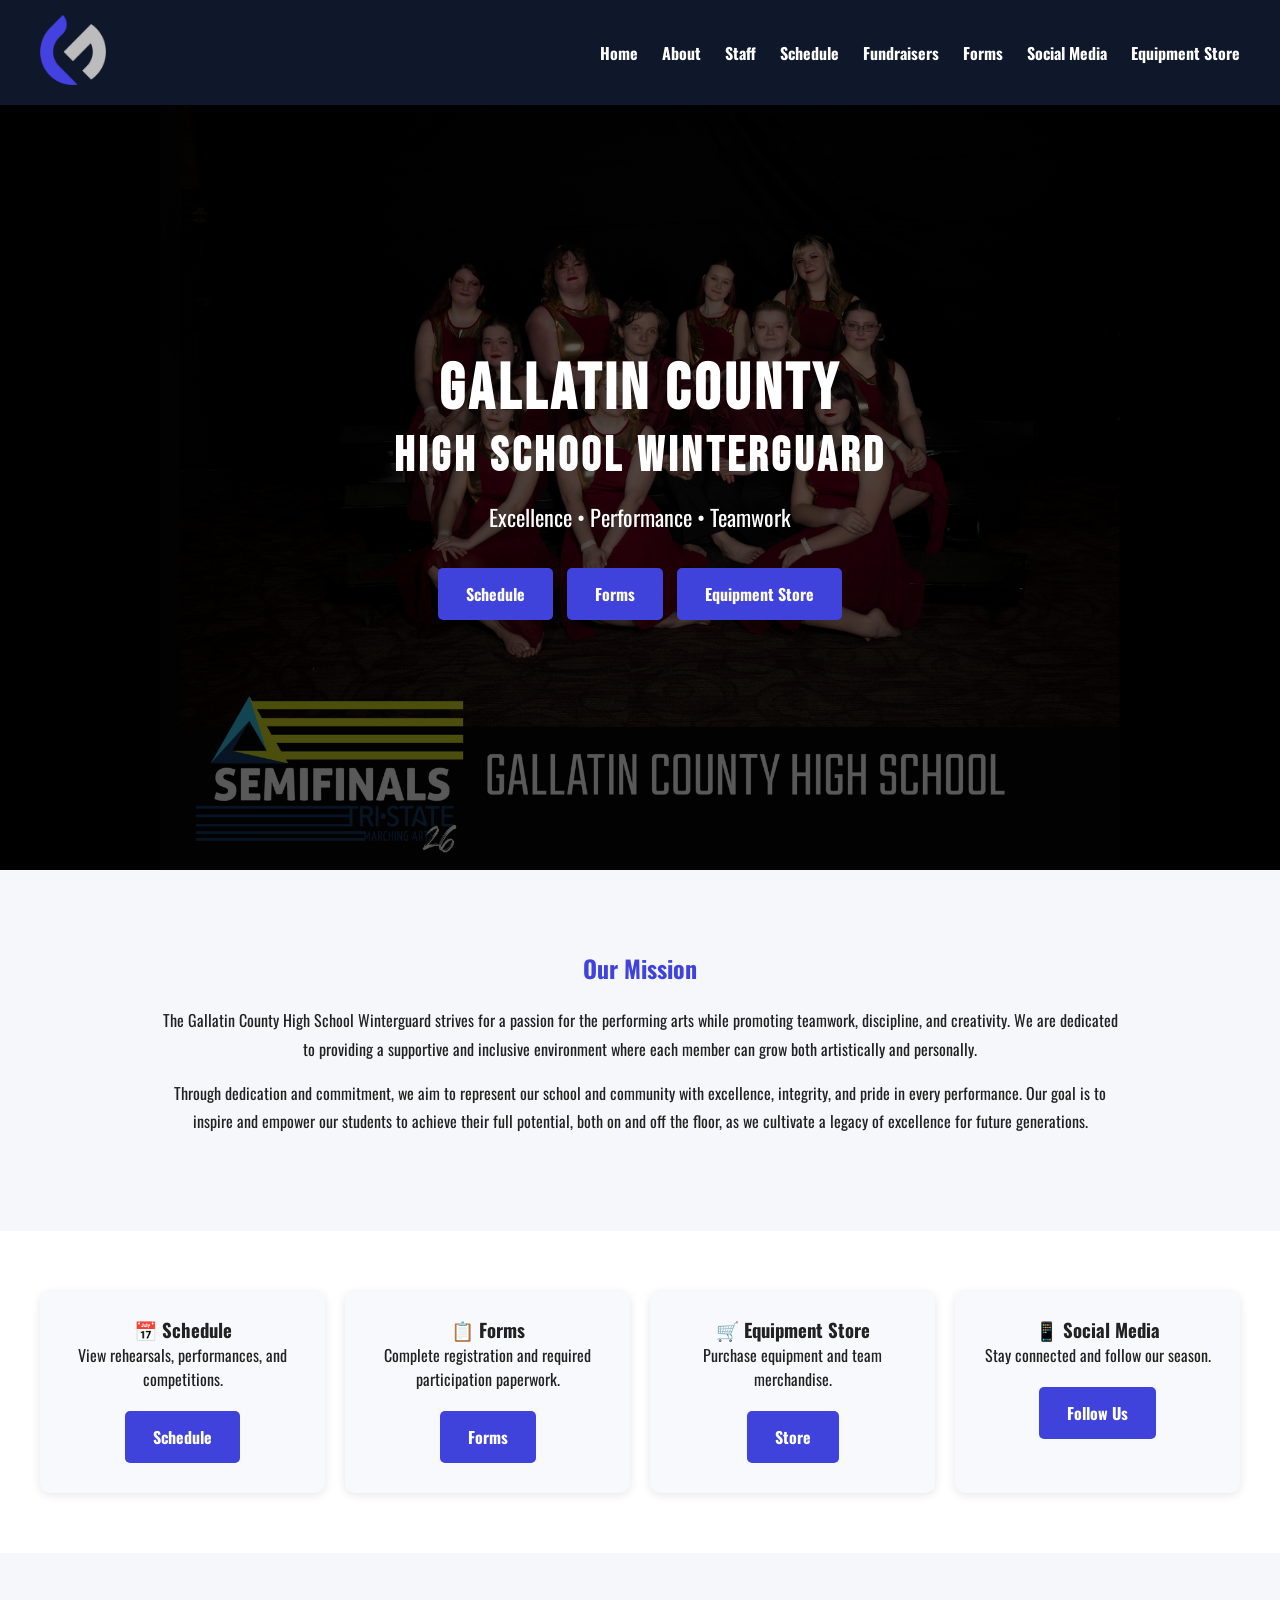
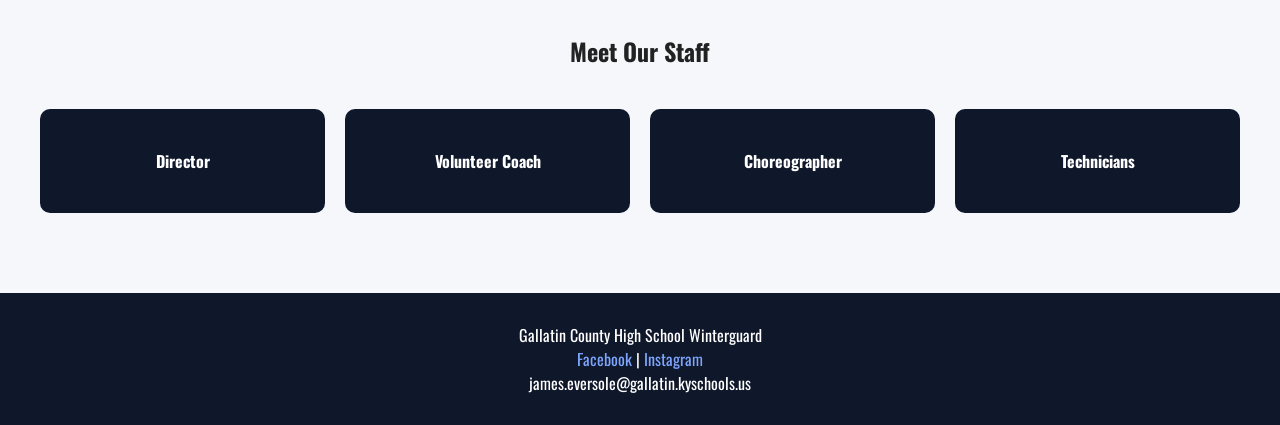
<file: index.html>
<!DOCTYPE html>
<html lang="en">
<head>
    <meta charset="UTF-8">
    <meta name="viewport" content="width=device-width, initial-scale=1.0">

    <title>GCHS Winterguard</title>

    <!-- Google Fonts -->
    <link rel="preconnect" href="https://fonts.googleapis.com">
    <link rel="preconnect" href="https://fonts.gstatic.com" crossorigin>
    <link href="https://fonts.googleapis.com/css2?family=Bebas+Neue&family=Oswald:wght@400;500;600;700&display=swap" rel="stylesheet">

    <!-- Favicon -->
    <link rel="icon" type="image/x-icon" href="/favicon.ico">

    <!-- Stylesheet -->
    <link rel="stylesheet" href="style.css">
</head>
<body>

<nav>

    <a href="index.html">
        <img src="images/logo.png"
             alt="GCHS Winterguard Logo"
             class="logo">
    </a>

    <button class="menu-toggle" onclick="toggleMenu()">
        ☰
    </button>

    <div class="nav-links" id="navLinks">

        <a href="index.html" onclick="toggleMenu()">Home</a>
        <a href="about.html" onclick="toggleMenu()">About</a>
        <a href="staff.html" onclick="toggleMenu()">Staff</a>
        <a href="schedule.html" onclick="toggleMenu()">Schedule</a>
        <a href="fundraisers.html" onclick="toggleMenu()">Fundraisers</a>
        <a href="forms.html" onclick="toggleMenu()">Forms</a>
        <a href="social.html" onclick="toggleMenu()">Social Media</a>
        <a href="equipment.html" onclick="toggleMenu()">Equipment Store</a>

    </div>

</nav>
<header class="hero">
    <div class="hero-content">
       <h1>GALLATIN COUNTY</h1>
<h2>HIGH SCHOOL WINTERGUARD</h2>
<p>Excellence • Performance • Teamwork</p>

        <div class="hero-buttons">
            <a href="schedule.html" class="btn">Schedule</a>
            <a href="forms.html" class="btn">Forms</a>
            <a href="equipment.html" class="btn">Equipment Store</a>
        </div>
    </div>
</header>
       
<section class="mission">
    <h2>Our Mission</h2>

    <p>
        The Gallatin County High School Winterguard strives for a passion
        for the performing arts while promoting teamwork, discipline, and
        creativity. We are dedicated to providing a supportive and
        inclusive environment where each member can grow both artistically
        and personally.
    </p>

    <p>
        Through dedication and commitment, we aim to represent our school
        and community with excellence, integrity, and pride in every
        performance. Our goal is to inspire and empower our students to
        achieve their full potential, both on and off the floor, as we
        cultivate a legacy of excellence for future generations.
    </p>
</section>

<section class="quick-links">

    <div class="card">
    <h3>📅 Schedule</h3>

    <p>
        View rehearsals, performances, and competitions.
    </p>

    <p style="margin-top:15px;">
        <a class="btn" href="schedule.html">Schedule</a>
    </p>
</div>


    <div class="card">
    <h3>📋 Forms</h3>

    <p>
        Complete registration and required participation paperwork.
    </p>

    <p style="margin-top:15px;">
        <a class="btn" href="forms.html">Forms</a>
    </p>
</div>

    <div class="card">
    <h3>🛒 Equipment Store</h3>

    <p>
        Purchase equipment and team merchandise.
    </p>

    <p style="margin-top:15px;">
        <a class="btn" href="equipment.html">Store</a>
    </p>
</div>

    <div class="card">
    <h3>📱 Social Media</h3>

    <p>
        Stay connected and follow our season.
    </p>

    <p style="margin-top:15px;">
        <a class="btn" href="social.html">Follow Us</a>
    </p>
</div>

</section>

<section class="staff-preview">
    <h2>Meet Our Staff</h2>

    <div class="staff-grid">
        <div class="staff-card">Director</div>
        <div class="staff-card">Volunteer Coach</div>
        <div class="staff-card">Choreographer</div>
        <div class="staff-card">Technicians</div>
    </div>
</section>

<footer>
    <p>Gallatin County High School Winterguard</p>
    <p>
        <a href="https://facebook.com/gcguard" target="_blank">Facebook</a> |
        <a href="https://instagram.com/gallatincountywinterguard" target="_blank">Instagram</a>
    </p>
    <p>james.eversole@gallatin.kyschools.us</p>
</footer>

<script>

function toggleMenu() {

    const menu = document.getElementById("navLinks");
    const button = document.querySelector(".menu-toggle");

    menu.classList.toggle("show");

    if(menu.classList.contains("show")){
        button.innerHTML = "✕";
    } else {
        button.innerHTML = "☰";
    }

}

function closeMenu() {

    const menu = document.getElementById("navLinks");
    const button = document.querySelector(".menu-toggle");

    menu.classList.remove("show");
    button.innerHTML = "☰";

}

</script>
</body>
</html>
</file>
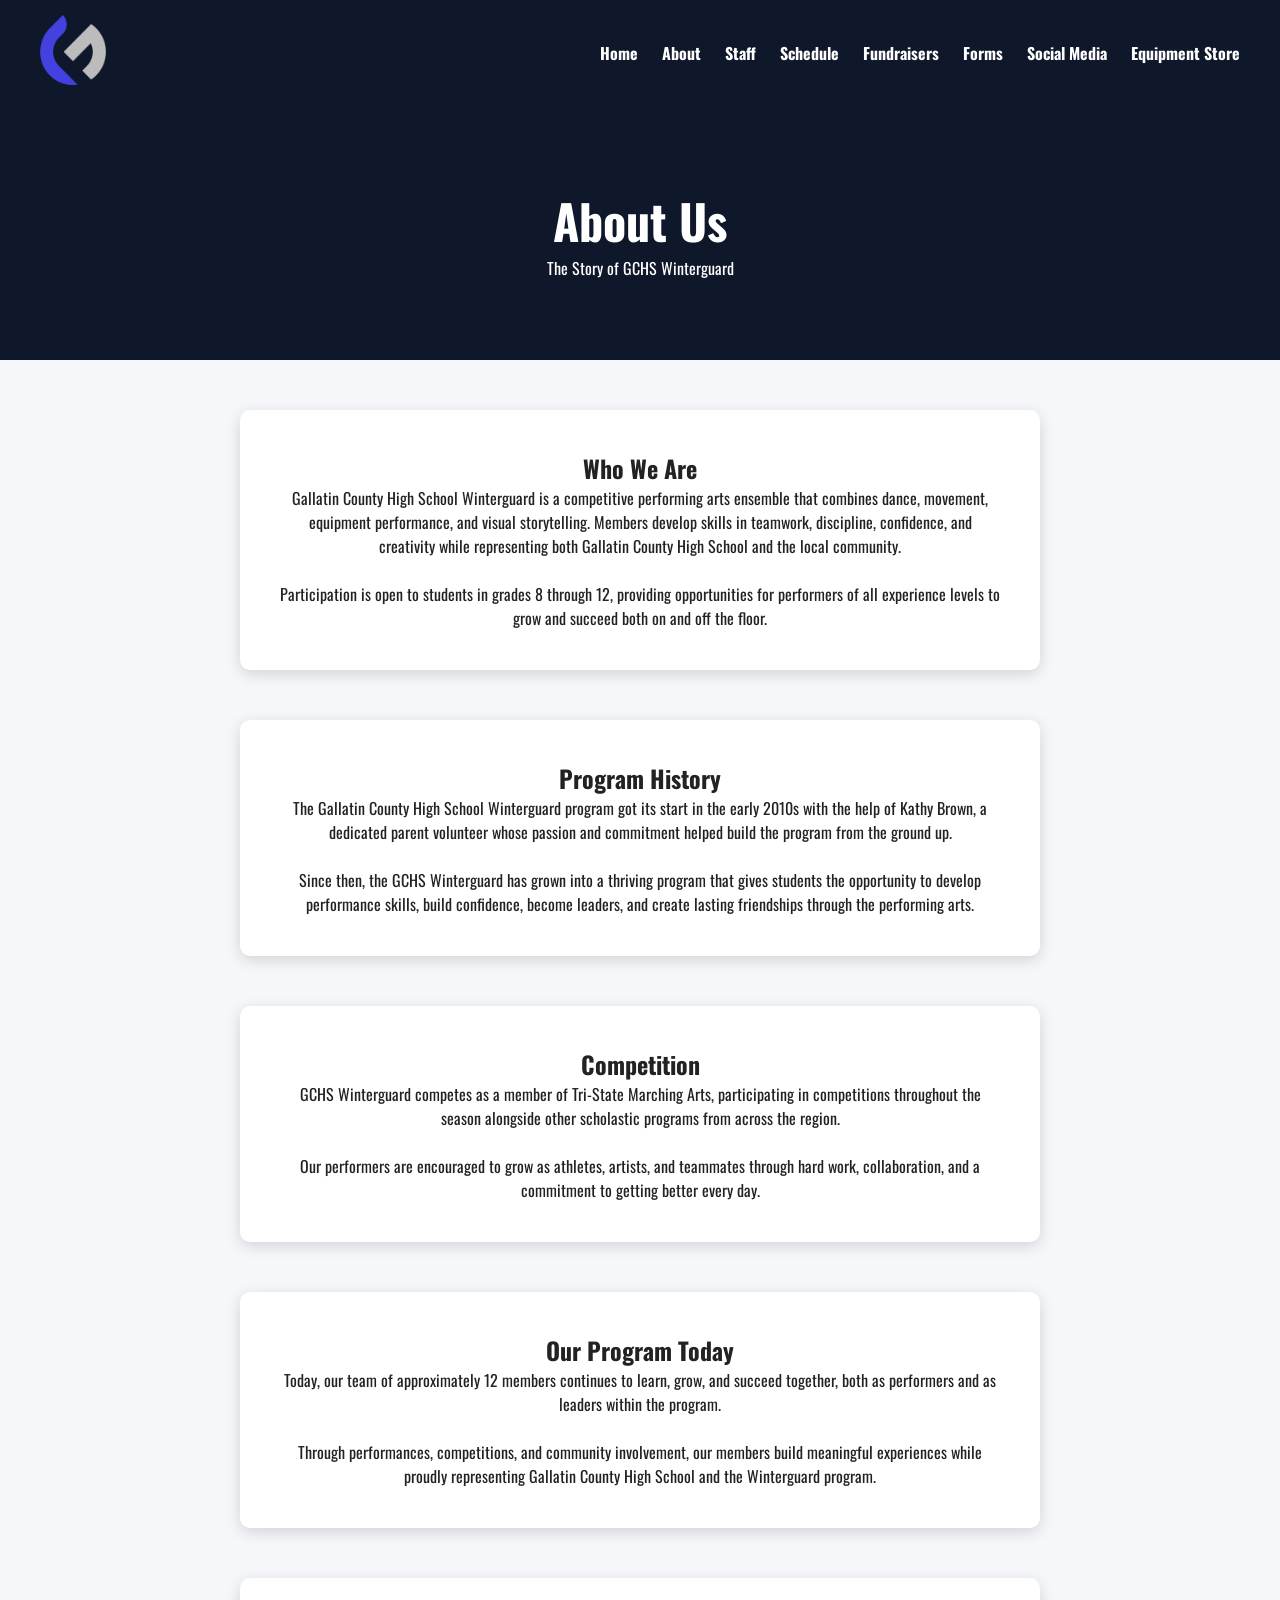
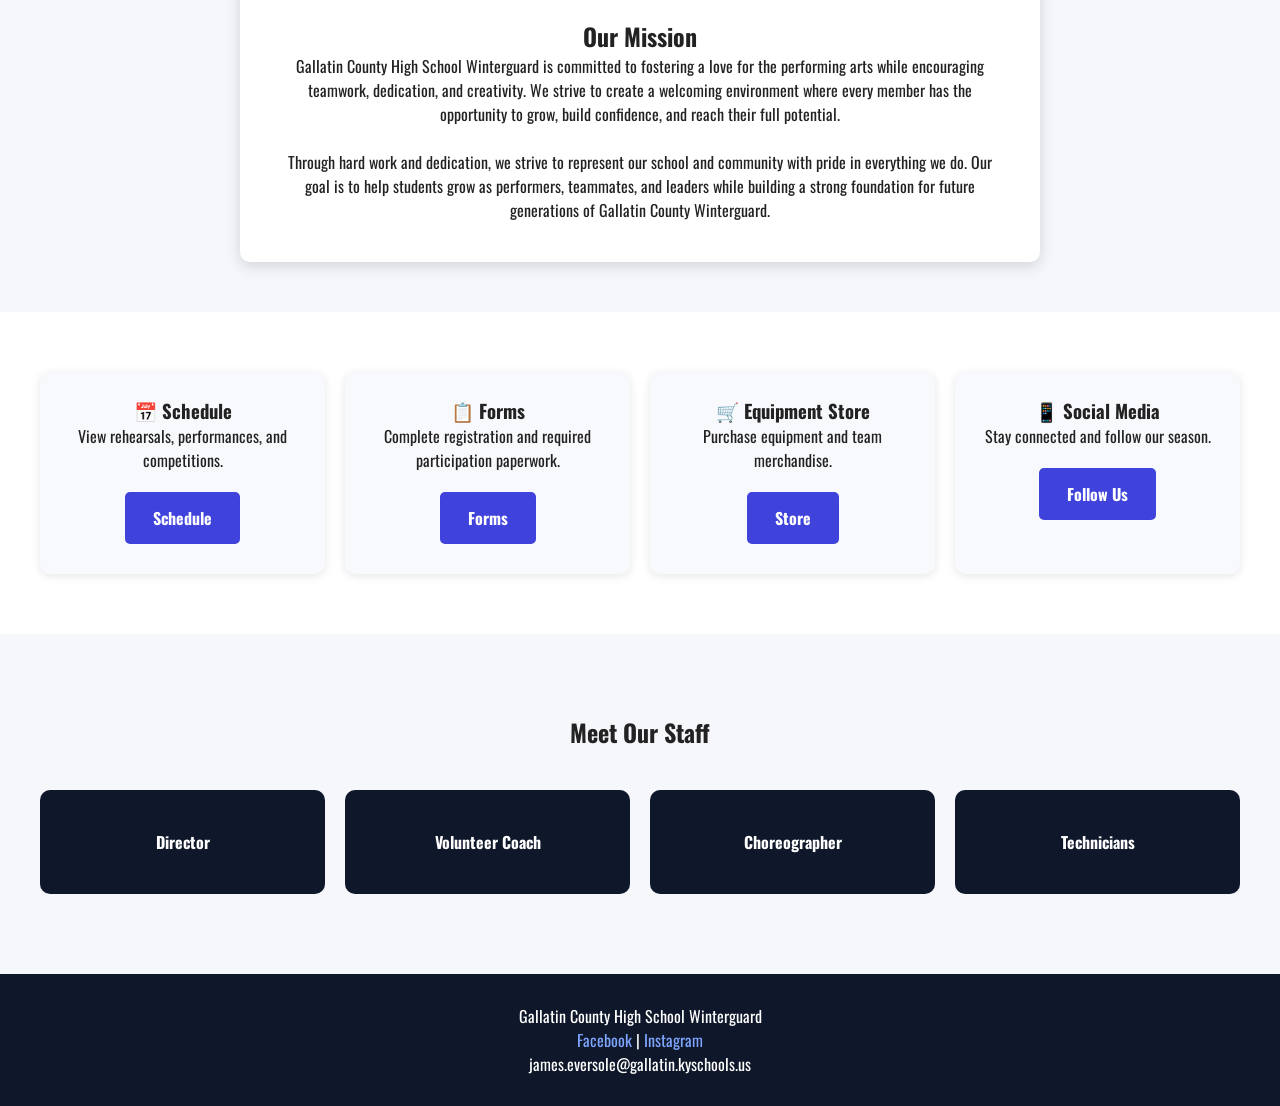
<file: about.html>
<!DOCTYPE html>
<html lang="en">
<head>
    <meta charset="UTF-8">
    <meta name="viewport" content="width=device-width, initial-scale=1.0">

    <title>GCHS Winterguard</title>

    <!-- Google Fonts -->
    <link rel="preconnect" href="https://fonts.googleapis.com">
    <link rel="preconnect" href="https://fonts.gstatic.com" crossorigin>
    <link href="https://fonts.googleapis.com/css2?family=Bebas+Neue&family=Oswald:wght@400;500;600;700&display=swap" rel="stylesheet">

    <!-- Favicon -->
    <link rel="icon" type="image/x-icon" href="/favicon.ico">

    <!-- Stylesheet -->
    <link rel="stylesheet" href="style.css">
</head>

<body>

<nav>

    <a href="index.html">
        <img src="images/logo.png"
             alt="GCHS Winterguard Logo"
             class="logo">
    </a>

    <button class="menu-toggle" onclick="toggleMenu()">
        ☰
    </button>

    <div class="nav-links" id="navLinks">

        <a href="index.html" onclick="toggleMenu()">Home</a>
        <a href="about.html" onclick="toggleMenu()">About</a>
        <a href="staff.html" onclick="toggleMenu()">Staff</a>
        <a href="schedule.html" onclick="toggleMenu()">Schedule</a>
        <a href="fundraisers.html" onclick="toggleMenu()">Fundraisers</a>
        <a href="forms.html" onclick="toggleMenu()">Forms</a>
        <a href="social.html" onclick="toggleMenu()">Social Media</a>
        <a href="equipment.html" onclick="toggleMenu()">Equipment Store</a>

    </div>

</nav>

<section class="page-header">
    <h1>About Us</h1>
    <p>The Story of GCHS Winterguard</p>
</section>

<section class="content-card">

    <h2>Who We Are</h2>

    <p>
        Gallatin County High School Winterguard is a competitive performing
        arts ensemble that combines dance, movement, equipment performance,
        and visual storytelling. Members develop skills in teamwork,
        discipline, confidence, and creativity while representing both
        Gallatin County High School and the local community.
    </p>
<br>
    <p>
        Participation is open to students in grades 8 through 12, providing
        opportunities for performers of all experience levels to grow and
        succeed both on and off the floor.
    </p>

</section>

<section class="content-card">

    <h2>Program History</h2>

    <p>
The Gallatin County High School Winterguard program got its start in the early 2010s with the help of Kathy Brown, a dedicated parent volunteer whose passion and commitment helped build the program from the ground up.
    </p>
<br>
    <p>
Since then, the GCHS Winterguard has grown into a thriving program that gives students the opportunity to develop performance skills, build confidence, become leaders, and create lasting friendships through the performing arts.
    </p>

</section>

<section class="content-card">

    <h2>Competition</h2>

    <p>
        GCHS Winterguard competes as a member of Tri-State Marching Arts,
        participating in competitions throughout the season alongside other
        scholastic programs from across the region.
    </p>
<br>
    <p>
Our performers are encouraged to grow as athletes, artists, and teammates through hard work, collaboration, and a commitment to getting better every day.
    </p>

</section>

<section class="content-card">

    <h2>Our Program Today</h2>

    <p>
Today, our team of approximately 12 members continues to learn, grow, and succeed together, both as performers and as leaders within the program.
    </p>
<br>
    <p>
Through performances, competitions, and community involvement, our members build meaningful experiences while proudly representing Gallatin County High School and the Winterguard program.
    </p>

</section>

<section class="content-card">

    <h2>Our Mission</h2>

    <p>
Gallatin County High School Winterguard is committed to fostering a love for the performing arts while encouraging teamwork, dedication, and creativity. We strive to create a welcoming environment where every member has the opportunity to grow, build confidence, and reach their full potential.
    </p>
<br>
    <p>
Through hard work and dedication, we strive to represent our school and community with pride in everything we do. Our goal is to help students grow as performers, teammates, and leaders while building a strong foundation for future generations of Gallatin County Winterguard.
    </p>

</section>

<section class="quick-links">

    <div class="card">
    <h3>📅 Schedule</h3>

    <p>
        View rehearsals, performances, and competitions.
    </p>

    <p style="margin-top:15px;">
        <a class="btn" href="schedule.html">Schedule</a>
    </p>
</div>


    <div class="card">
    <h3>📋 Forms</h3>

    <p>
        Complete registration and required participation paperwork.
    </p>

    <p style="margin-top:15px;">
        <a class="btn" href="forms.html">Forms</a>
    </p>
</div>

    <div class="card">
    <h3>🛒 Equipment Store</h3>

    <p>
        Purchase equipment and team merchandise.
    </p>

    <p style="margin-top:15px;">
        <a class="btn" href="equipment.html">Store</a>
    </p>
</div>

    <div class="card">
    <h3>📱 Social Media</h3>

    <p>
        Stay connected and follow our season.
    </p>

    <p style="margin-top:15px;">
        <a class="btn" href="social.html">Follow Us</a>
    </p>
</div>

</section>

<section class="staff-preview">
    <h2>Meet Our Staff</h2>

    <div class="staff-grid">
        <div class="staff-card">Director</div>
        <div class="staff-card">Volunteer Coach</div>
        <div class="staff-card">Choreographer</div>
        <div class="staff-card">Technicians</div>
    </div>
</section>

<footer>
    <p>Gallatin County High School Winterguard</p>
    <p>
        <a href="https://facebook.com/gcguard" target="_blank">Facebook</a> |
        <a href="https://instagram.com/gallatincountywinterguard" target="_blank">Instagram</a>
    </p>
    <p>james.eversole@gallatin.kyschools.us</p>
</footer>

<script>

function toggleMenu() {

    const menu = document.getElementById("navLinks");
    const button = document.querySelector(".menu-toggle");

    menu.classList.toggle("show");

    if(menu.classList.contains("show")){
        button.innerHTML = "✕";
    } else {
        button.innerHTML = "☰";
    }

}

function closeMenu() {

    const menu = document.getElementById("navLinks");
    const button = document.querySelector(".menu-toggle");

    menu.classList.remove("show");
    button.innerHTML = "☰";

}

</script>
</body>
</html>
</file>
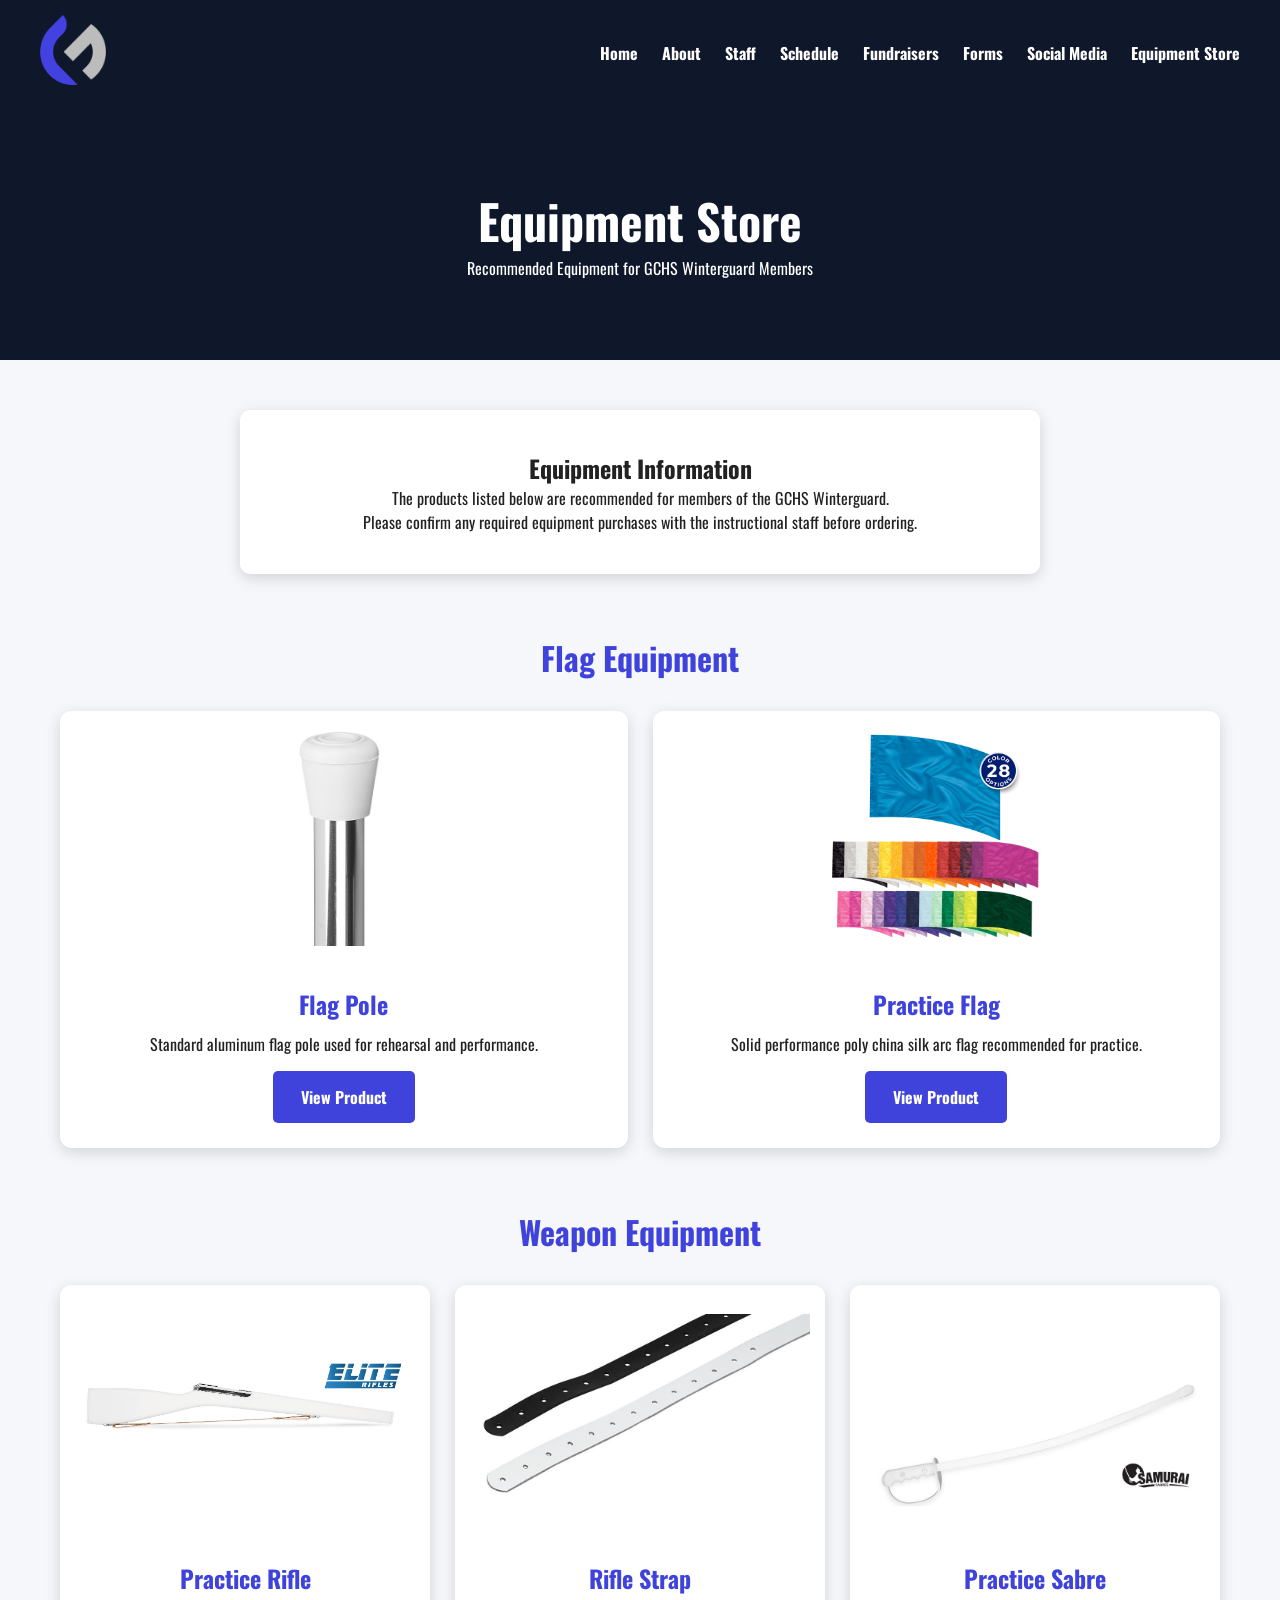
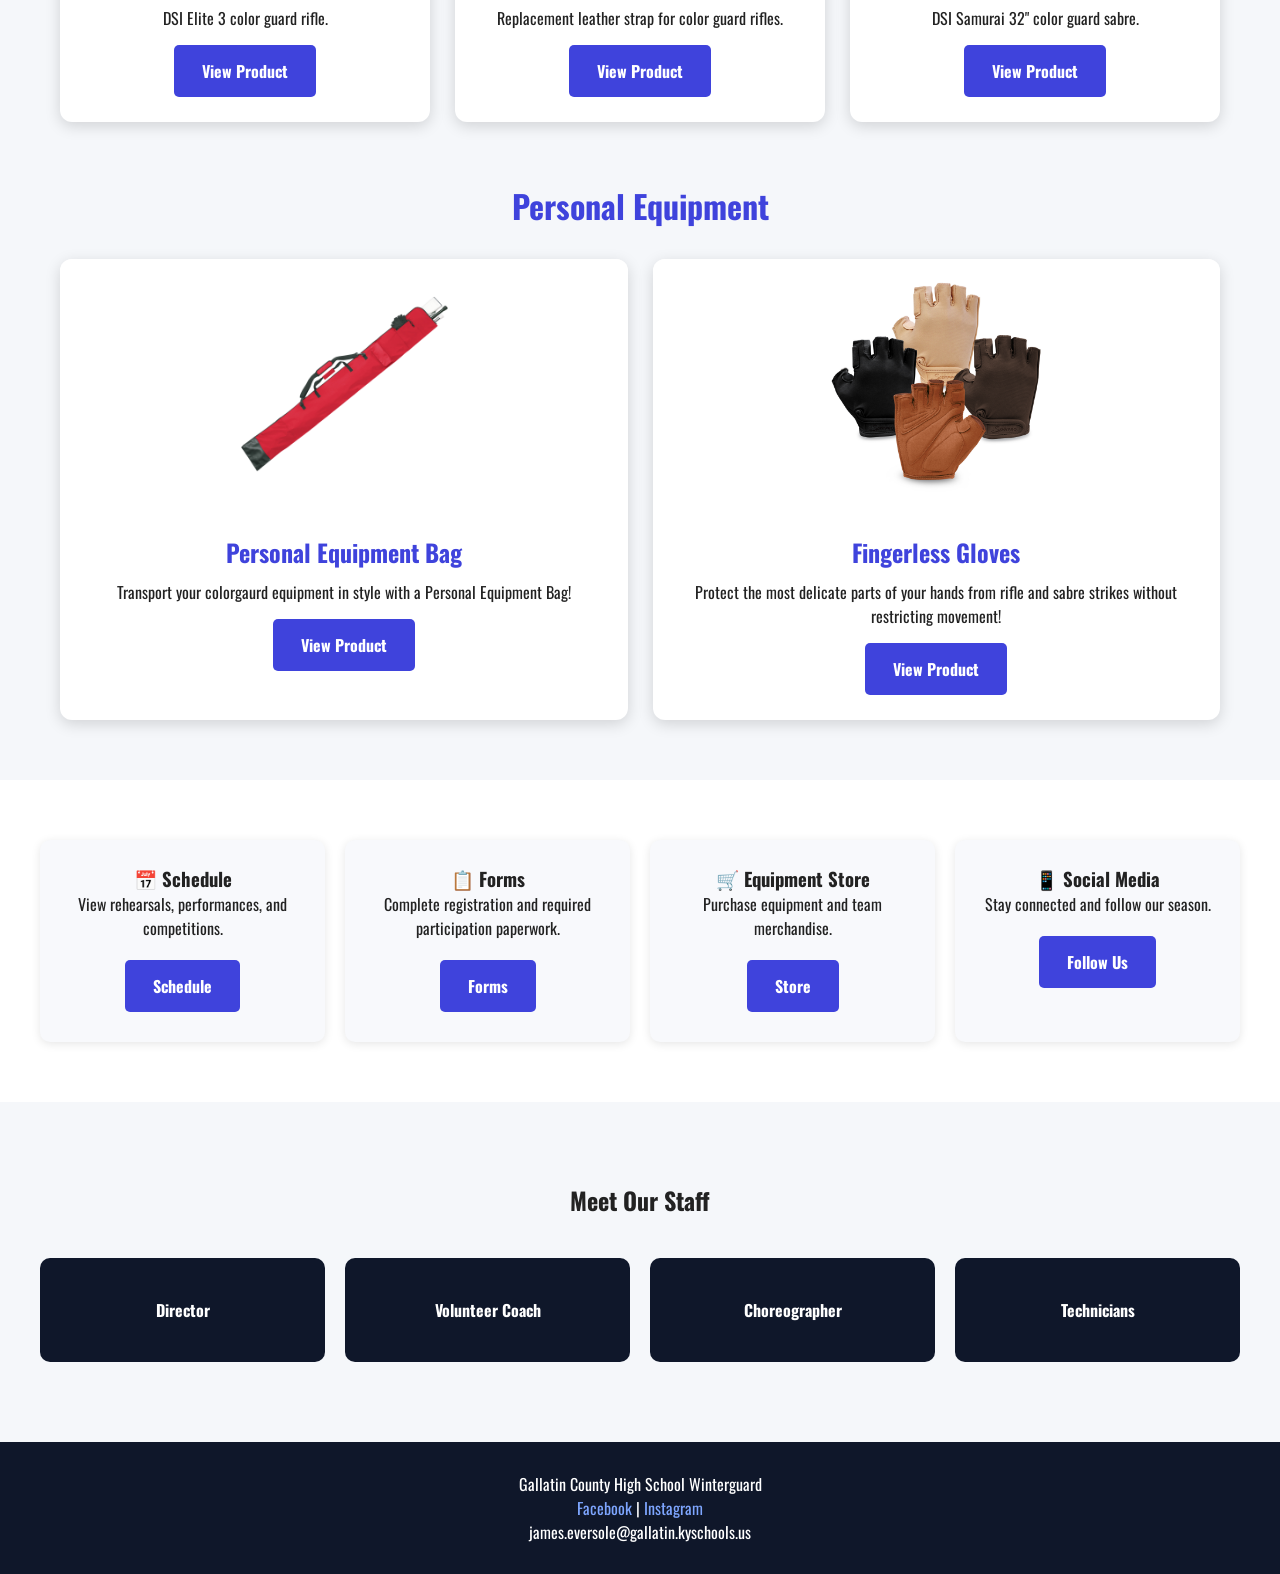
<file: equipment.html>
<!DOCTYPE html>
<html lang="en">
<head>
    <meta charset="UTF-8">
    <meta name="viewport" content="width=device-width, initial-scale=1.0">

    <title>GCHS Winterguard</title>

    <!-- Google Fonts -->
    <link rel="preconnect" href="https://fonts.googleapis.com">
    <link rel="preconnect" href="https://fonts.gstatic.com" crossorigin>
    <link href="https://fonts.googleapis.com/css2?family=Bebas+Neue&family=Oswald:wght@400;500;600;700&display=swap" rel="stylesheet">

    <!-- Favicon -->
    <link rel="icon" type="image/x-icon" href="/favicon.ico">

    <!-- Stylesheet -->
    <link rel="stylesheet" href="style.css">
</head>

<body>

<nav>

    <a href="index.html">
        <img src="images/logo.png"
             alt="GCHS Winterguard Logo"
             class="logo">
    </a>

    <button class="menu-toggle" onclick="toggleMenu()">
        ☰
    </button>

    <div class="nav-links" id="navLinks">

        <a href="index.html" onclick="toggleMenu()">Home</a>
        <a href="about.html" onclick="toggleMenu()">About</a>
        <a href="staff.html" onclick="toggleMenu()">Staff</a>
        <a href="schedule.html" onclick="toggleMenu()">Schedule</a>
        <a href="fundraisers.html" onclick="toggleMenu()">Fundraisers</a>
        <a href="forms.html" onclick="toggleMenu()">Forms</a>
        <a href="social.html" onclick="toggleMenu()">Social Media</a>
        <a href="equipment.html" onclick="toggleMenu()">Equipment Store</a>

    </div>

</nav>

<section class="page-header">
    <h1>Equipment Store</h1>
    <p>Recommended Equipment for GCHS Winterguard Members</p>
</section>

    <section class="content-card">

    <h2>Equipment Information</h2>

    <p>
        The products listed below are recommended for members of
        the GCHS Winterguard. 
       <p>Please confirm
        any required equipment purchases with the instructional staff
        before ordering.
    </p>

</section>

<h2 class="category-title">Flag Equipment</h2>

<section class="equipment-grid">

    <div class="product-card">
        <img src="images/flag-pole.jpg" alt="Flag Pole">

        <h2>Flag Pole</h2>

        <p>
            Standard aluminum flag pole used for rehearsal and performance.
        </p>

        <a class="btn"
           href="https://www.bandshoppe.com/product/aluminum-flag-poles/"
           target="_blank">
           View Product
        </a>
    </div>

    <div class="product-card">
        <img src="images/practice-flag.jpg" alt="Practice Flag">

        <h2>Practice Flag</h2>

        <p>
            Solid performance poly china silk arc flag recommended for practice.
        </p>

        <a class="btn"
           href="https://www.bandshoppe.com/product/solid-performance-poly-china-silk-arc-flag/"
           target="_blank">
           View Product
        </a>
    </div>

</section>

<h2 class="category-title">Weapon Equipment</h2>

<section class="equipment-grid">

    <div class="product-card">
        <img src="images/rifle.jpg" alt="Practice Rifle">

        <h2>Practice Rifle</h2>

        <p>
            DSI Elite 3 color guard rifle.
        </p>

        <a class="btn"
           href="https://www.bandshoppe.com/product/dsi-elite-3-color-guard-rifle/"
           target="_blank">
           View Product
        </a>
    </div>

    <div class="product-card">
        <img src="images/rifle-strap.jpg" alt="Rifle Strap">

        <h2>Rifle Strap</h2>

        <p>
            Replacement leather strap for color guard rifles.
        </p>

        <a class="btn"
           href="https://www.bandshoppe.com/product/replacement-color-guard-leather-rifle-strap/"
           target="_blank">
           View Product
        </a>
    </div>

    <div class="product-card">
        <img src="images/sabre.jpg" alt="Practice Sabre">

        <h2>Practice Sabre</h2>

        <p>
            DSI Samurai 32" color guard sabre.
        </p>

        <a class="btn"
           href="https://www.bandshoppe.com/product/dsi-samurai-32-color-guard-sabre/"
           target="_blank">
           View Product
        </a>
    </div>

</section>

<h2 class="category-title">Personal Equipment</h2>

<section class="equipment-grid">

    <div class="product-card">
        <img src="images/eq-bag.jpg" alt="Personal Equipment Bag">

        <h2>Personal Equipment Bag</h2>

        <p>
            Transport your colorgaurd equipment in style with a Personal Equipment Bag!
        </p>

        <a class="btn"
           href="https://www.bandshoppe.com/product/personal-guard-equipment-bag/"
           target="_blank">
           View Product
        </a>
    </div>

    <div class="product-card">
        <img src="images/gloves.jpg" alt="Fingerless Gloves">

        <h2>Fingerless Gloves</h2>

        <p>
            Protect the most delicate parts of your hands from rifle and sabre strikes without restricting movement!
        </p>

        <a class="btn"
           href="https://www.bandshoppe.com/product/spinpro-fingerless-guard-gloves/"
           target="_blank">
           View Product
        </a>
    </div>

</section>
<section class="quick-links">

    <div class="card">
    <h3>📅 Schedule</h3>

    <p>
        View rehearsals, performances, and competitions.
    </p>

    <p style="margin-top:15px;">
        <a class="btn" href="schedule.html">Schedule</a>
    </p>
</div>


    <div class="card">
    <h3>📋 Forms</h3>

    <p>
        Complete registration and required participation paperwork.
    </p>

    <p style="margin-top:15px;">
        <a class="btn" href="forms.html">Forms</a>
    </p>
</div>

    <div class="card">
    <h3>🛒 Equipment Store</h3>

    <p>
        Purchase equipment and team merchandise.
    </p>

    <p style="margin-top:15px;">
        <a class="btn" href="equipment.html">Store</a>
    </p>
</div>

    <div class="card">
    <h3>📱 Social Media</h3>

    <p>
        Stay connected and follow our season.
    </p>

    <p style="margin-top:15px;">
        <a class="btn" href="social.html">Follow Us</a>
    </p>
</div>

</section>

<section class="staff-preview">
    <h2>Meet Our Staff</h2>

    <div class="staff-grid">
        <div class="staff-card">Director</div>
        <div class="staff-card">Volunteer Coach</div>
        <div class="staff-card">Choreographer</div>
        <div class="staff-card">Technicians</div>
    </div>
</section>

<footer>
    <p>Gallatin County High School Winterguard</p>
    <p>
        <a href="https://facebook.com/gcguard" target="_blank">Facebook</a> |
        <a href="https://instagram.com/gallatincountywinterguard" target="_blank">Instagram</a>
    </p>
    <p>james.eversole@gallatin.kyschools.us</p>
</footer>

<script>

function toggleMenu() {

    const menu = document.getElementById("navLinks");
    const button = document.querySelector(".menu-toggle");

    menu.classList.toggle("show");

    if(menu.classList.contains("show")){
        button.innerHTML = "✕";
    } else {
        button.innerHTML = "☰";
    }

}

function closeMenu() {

    const menu = document.getElementById("navLinks");
    const button = document.querySelector(".menu-toggle");

    menu.classList.remove("show");
    button.innerHTML = "☰";

}

</script>
</body>
</html>
</file>
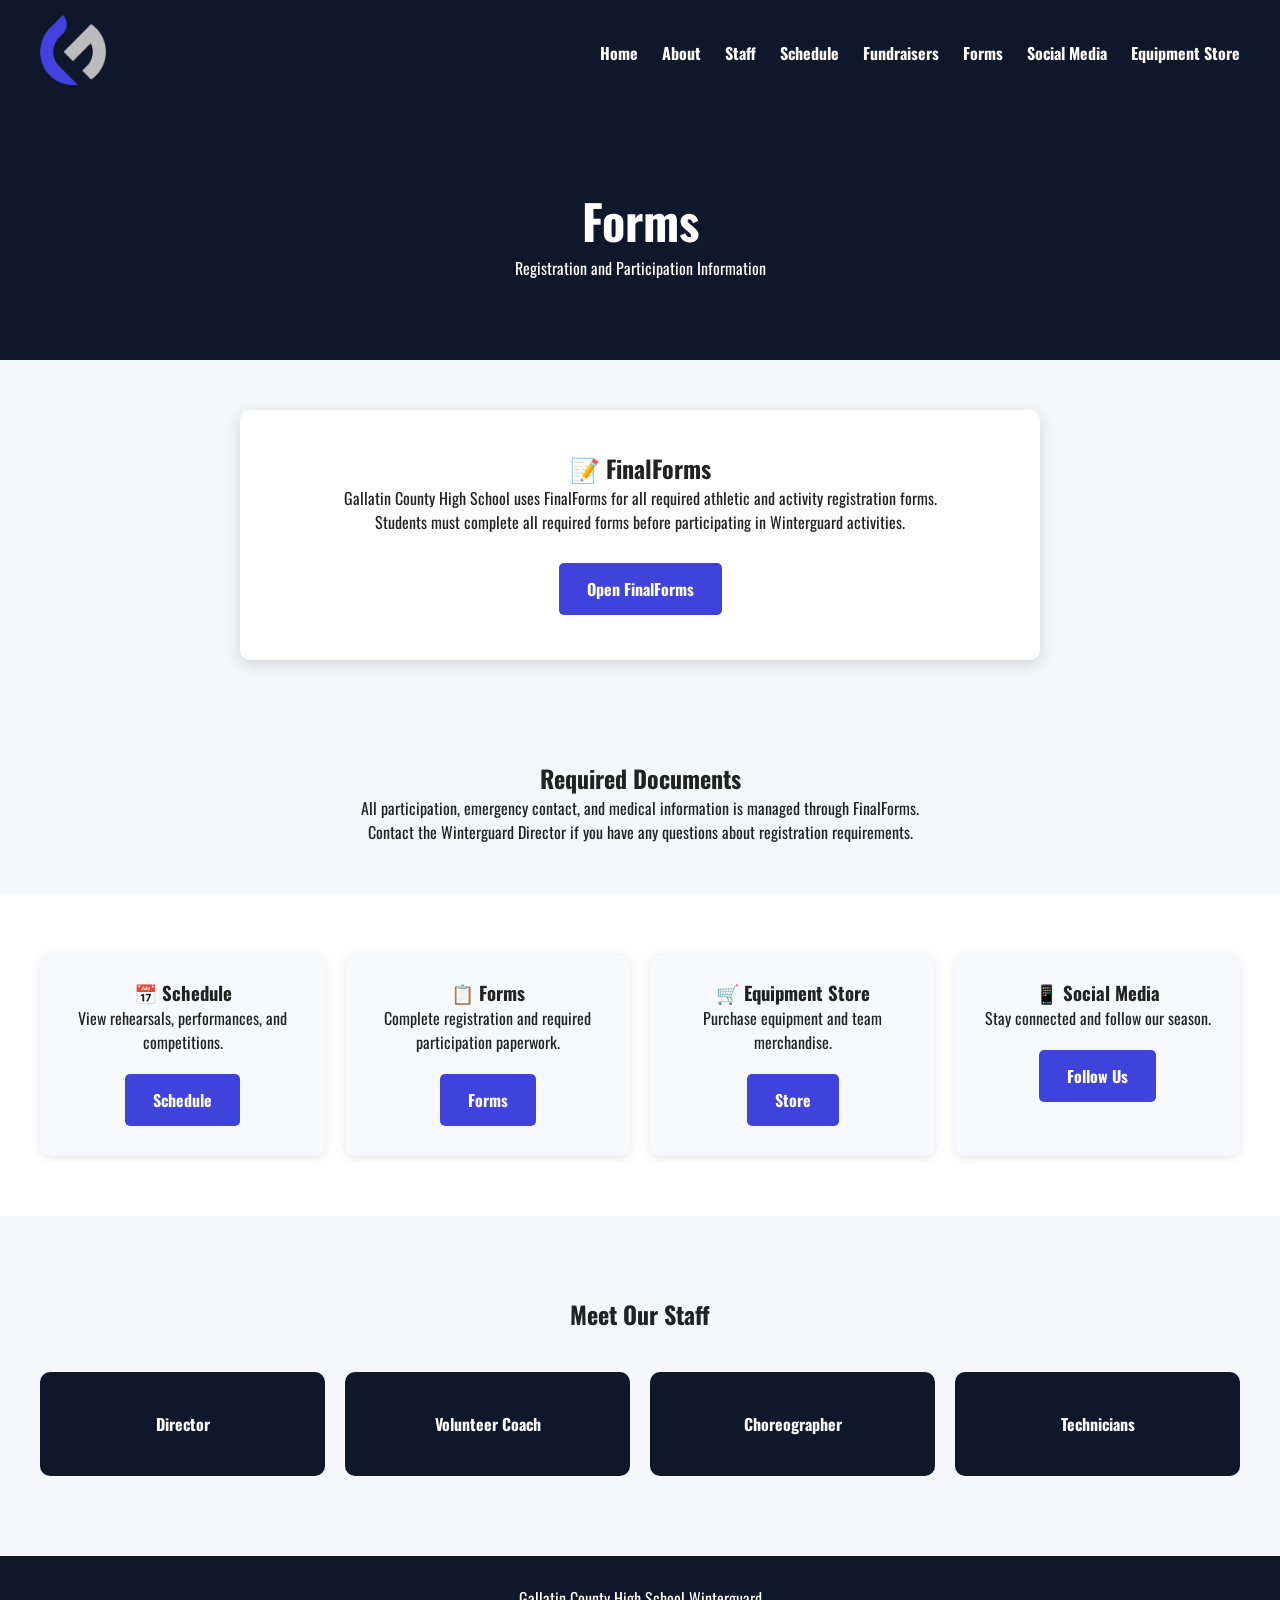
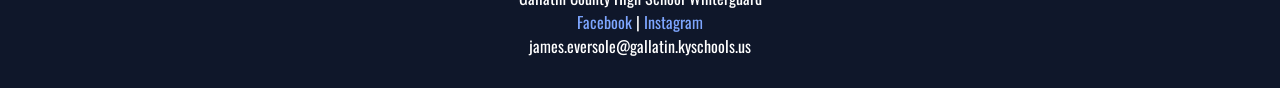
<file: forms.html>
<!DOCTYPE html>
<html lang="en">
<head>
    <meta charset="UTF-8">
    <meta name="viewport" content="width=device-width, initial-scale=1.0">

    <title>GCHS Winterguard</title>

    <!-- Google Fonts -->
    <link rel="preconnect" href="https://fonts.googleapis.com">
    <link rel="preconnect" href="https://fonts.gstatic.com" crossorigin>
    <link href="https://fonts.googleapis.com/css2?family=Bebas+Neue&family=Oswald:wght@400;500;600;700&display=swap" rel="stylesheet">

    <!-- Favicon -->
    <link rel="icon" type="image/x-icon" href="/favicon.ico">

    <!-- Stylesheet -->
    <link rel="stylesheet" href="style.css">
</head>

<body>

<nav>

    <a href="index.html">
        <img src="images/logo.png"
             alt="GCHS Winterguard Logo"
             class="logo">
    </a>

    <button class="menu-toggle" onclick="toggleMenu()">
        ☰
    </button>

    <div class="nav-links" id="navLinks">

        <a href="index.html" onclick="toggleMenu()">Home</a>
        <a href="about.html" onclick="toggleMenu()">About</a>
        <a href="staff.html" onclick="toggleMenu()">Staff</a>
        <a href="schedule.html" onclick="toggleMenu()">Schedule</a>
        <a href="fundraisers.html" onclick="toggleMenu()">Fundraisers</a>
        <a href="forms.html" onclick="toggleMenu()">Forms</a>
        <a href="social.html" onclick="toggleMenu()">Social Media</a>
        <a href="equipment.html" onclick="toggleMenu()">Equipment Store</a>

    </div>

</nav>

<section class="page-header">
    <h1>Forms</h1>
    <p>Registration and Participation Information</p>
</section>

<section class="fundraiser-card">

    <h2>📝 FinalForms</h2>

    <p>
        Gallatin County High School uses FinalForms for all required
        athletic and activity registration forms.
    </p>

    <p>
        Students must complete all required forms before participating
        in Winterguard activities.
    </p>

    <br>

    <a class="btn"
       href="https://gallatin-ky.finalforms.com"
       target="_blank">
       Open FinalForms
    </a>

</section>

<section class="coming-soon">

    <h2>Required Documents</h2>

    <p>
        All participation, emergency contact, and medical information
        is managed through FinalForms.
    </p>

    <p>
        Contact the Winterguard Director if you have any questions about
        registration requirements.
    </p>

</section>

<section class="quick-links">

    <div class="card">
    <h3>📅 Schedule</h3>

    <p>
        View rehearsals, performances, and competitions.
    </p>

    <p style="margin-top:15px;">
        <a class="btn" href="schedule.html">Schedule</a>
    </p>
</div>


    <div class="card">
    <h3>📋 Forms</h3>

    <p>
        Complete registration and required participation paperwork.
    </p>

    <p style="margin-top:15px;">
        <a class="btn" href="forms.html">Forms</a>
    </p>
</div>

    <div class="card">
    <h3>🛒 Equipment Store</h3>

    <p>
        Purchase equipment and team merchandise.
    </p>

    <p style="margin-top:15px;">
        <a class="btn" href="equipment.html">Store</a>
    </p>
</div>

    <div class="card">
    <h3>📱 Social Media</h3>

    <p>
        Stay connected and follow our season.
    </p>

    <p style="margin-top:15px;">
        <a class="btn" href="social.html">Follow Us</a>
    </p>
</div>

</section>

<section class="staff-preview">
    <h2>Meet Our Staff</h2>

    <div class="staff-grid">
        <div class="staff-card">Director</div>
        <div class="staff-card">Volunteer Coach</div>
        <div class="staff-card">Choreographer</div>
        <div class="staff-card">Technicians</div>
    </div>
</section>

<footer>
    <p>Gallatin County High School Winterguard</p>
    <p>
        <a href="https://facebook.com/gcguard" target="_blank">Facebook</a> |
        <a href="https://instagram.com/gallatincountywinterguard" target="_blank">Instagram</a>
    </p>
    <p>james.eversole@gallatin.kyschools.us</p>
</footer>

<script>

function toggleMenu() {

    const menu = document.getElementById("navLinks");
    const button = document.querySelector(".menu-toggle");

    menu.classList.toggle("show");

    if(menu.classList.contains("show")){
        button.innerHTML = "✕";
    } else {
        button.innerHTML = "☰";
    }

}

function closeMenu() {

    const menu = document.getElementById("navLinks");
    const button = document.querySelector(".menu-toggle");

    menu.classList.remove("show");
    button.innerHTML = "☰";

}

</script>
</body>
</html>
</file>
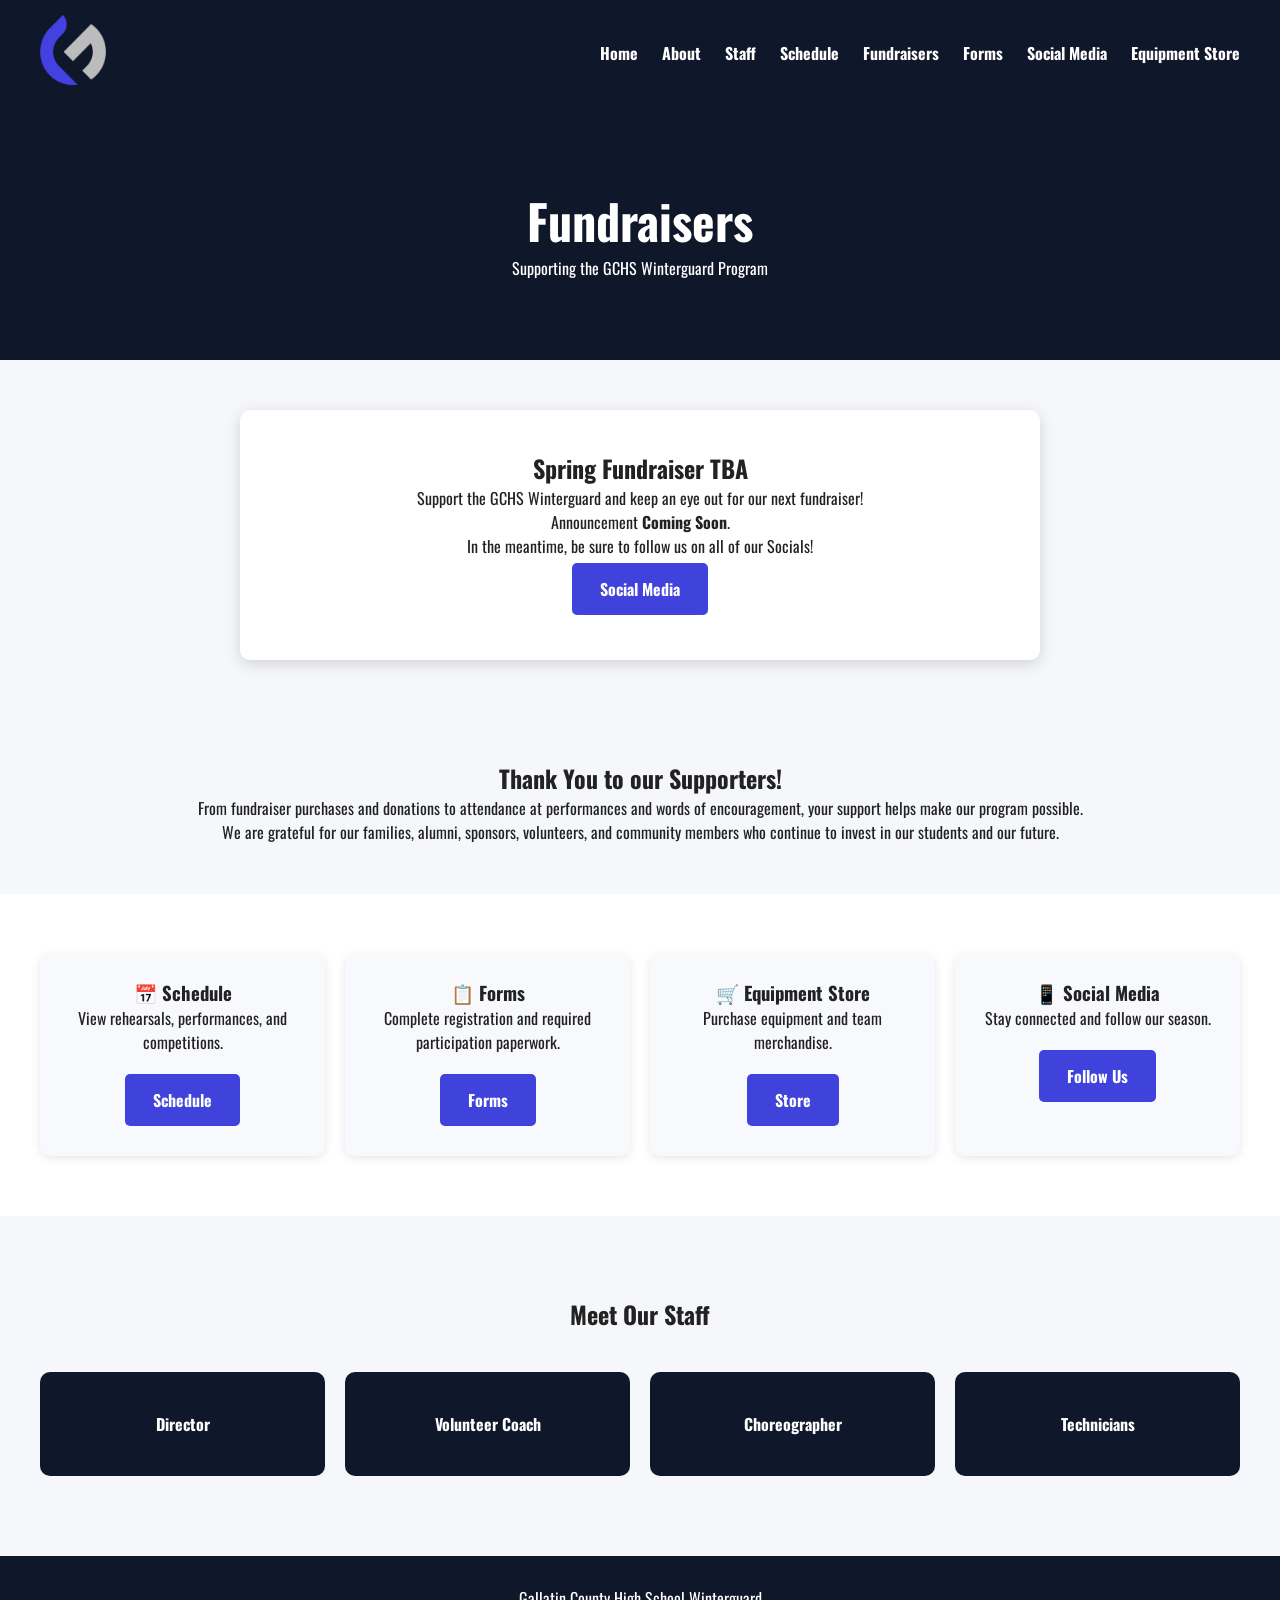
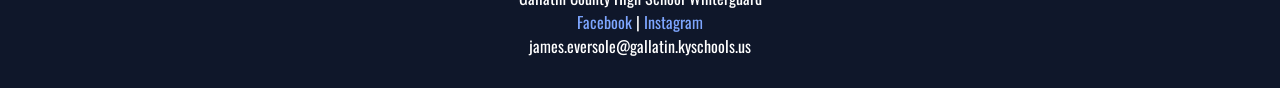
<file: fundraisers.html>
<!DOCTYPE html>
<html lang="en">
<head>
    <meta charset="UTF-8">
    <meta name="viewport" content="width=device-width, initial-scale=1.0">

    <title>GCHS Winterguard</title>

    <!-- Google Fonts -->
    <link rel="preconnect" href="https://fonts.googleapis.com">
    <link rel="preconnect" href="https://fonts.gstatic.com" crossorigin>
    <link href="https://fonts.googleapis.com/css2?family=Bebas+Neue&family=Oswald:wght@400;500;600;700&display=swap" rel="stylesheet">

    <!-- Favicon -->
    <link rel="icon" type="image/x-icon" href="/favicon.ico">

    <!-- Stylesheet -->
    <link rel="stylesheet" href="style.css">
</head>

<body>

<nav>

    <a href="index.html">
        <img src="images/logo.png"
             alt="GCHS Winterguard Logo"
             class="logo">
    </a>

    <button class="menu-toggle" onclick="toggleMenu()">
        ☰
    </button>

    <div class="nav-links" id="navLinks">

        <a href="index.html" onclick="toggleMenu()">Home</a>
        <a href="about.html" onclick="toggleMenu()">About</a>
        <a href="staff.html" onclick="toggleMenu()">Staff</a>
        <a href="schedule.html" onclick="toggleMenu()">Schedule</a>
        <a href="fundraisers.html" onclick="toggleMenu()">Fundraisers</a>
        <a href="forms.html" onclick="toggleMenu()">Forms</a>
        <a href="social.html" onclick="toggleMenu()">Social Media</a>
        <a href="equipment.html" onclick="toggleMenu()">Equipment Store</a>

    </div>

</nav>

<section class="page-header">
    <h1>Fundraisers</h1>
    <p>Supporting the GCHS Winterguard Program</p>
</section>

<section class="fundraiser-card">

    <h2>Spring Fundraiser TBA</h2>

    <p>
        Support the GCHS Winterguard and keep an eye out for our next fundraiser!
    </p>

    <p>
        Announcement <strong>Coming Soon</strong>.
    </p>
    <p>
    </p>
    <p>
       In the meantime, be sure to follow us on all of our Socials!
    </p>

    <a class="btn"
       href="social.html">
       Social Media
    </a>

</section>

<section class="coming-soon">
    <h2>Thank You to our Supporters!</h2>

    <p>
        From fundraiser purchases and donations to attendance at performances and words of encouragement, your support helps make our program possible.</p>
    <p>We are grateful for our families, alumni, sponsors, volunteers, and community members who continue to invest in our students and our future.</p>
    </p>
</section>

<section class="quick-links">

    <div class="card">
    <h3>📅 Schedule</h3>

    <p>
        View rehearsals, performances, and competitions.
    </p>

    <p style="margin-top:15px;">
        <a class="btn" href="schedule.html">Schedule</a>
    </p>
</div>


    <div class="card">
    <h3>📋 Forms</h3>

    <p>
        Complete registration and required participation paperwork.
    </p>

    <p style="margin-top:15px;">
        <a class="btn" href="forms.html">Forms</a>
    </p>
</div>

    <div class="card">
    <h3>🛒 Equipment Store</h3>

    <p>
        Purchase equipment and team merchandise.
    </p>

    <p style="margin-top:15px;">
        <a class="btn" href="equipment.html">Store</a>
    </p>
</div>

    <div class="card">
    <h3>📱 Social Media</h3>

    <p>
        Stay connected and follow our season.
    </p>

    <p style="margin-top:15px;">
        <a class="btn" href="social.html">Follow Us</a>
    </p>
</div>

</section>

<section class="staff-preview">
    <h2>Meet Our Staff</h2>

    <div class="staff-grid">
        <div class="staff-card">Director</div>
        <div class="staff-card">Volunteer Coach</div>
        <div class="staff-card">Choreographer</div>
        <div class="staff-card">Technicians</div>
    </div>
</section>

<footer>
    <p>Gallatin County High School Winterguard</p>
    <p>
        <a href="https://facebook.com/gcguard" target="_blank">Facebook</a> |
        <a href="https://instagram.com/gallatincountywinterguard" target="_blank">Instagram</a>
    </p>
    <p>james.eversole@gallatin.kyschools.us</p>
</footer>

<script>

function toggleMenu() {

    const menu = document.getElementById("navLinks");
    const button = document.querySelector(".menu-toggle");

    menu.classList.toggle("show");

    if(menu.classList.contains("show")){
        button.innerHTML = "✕";
    } else {
        button.innerHTML = "☰";
    }

}

function closeMenu() {

    const menu = document.getElementById("navLinks");
    const button = document.querySelector(".menu-toggle");

    menu.classList.remove("show");
    button.innerHTML = "☰";

}

</script>
</body>
</html>
</file>
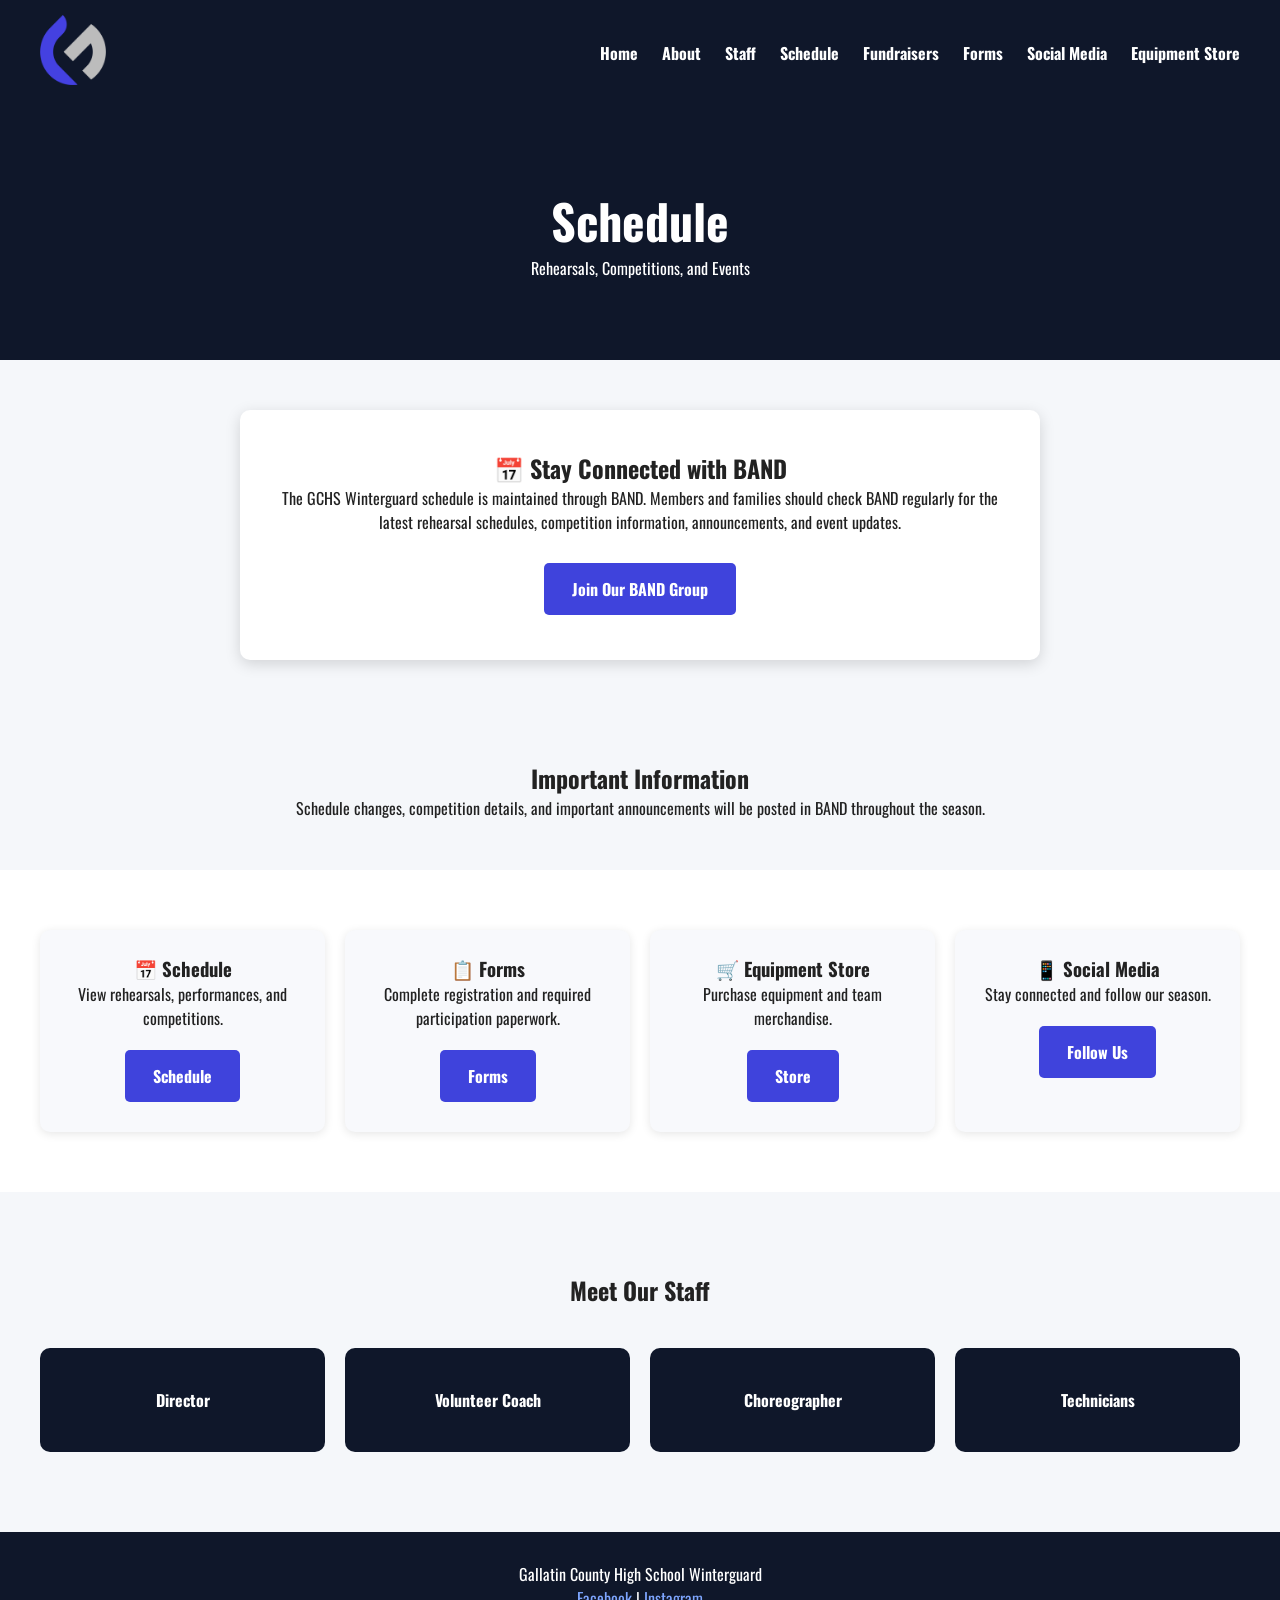
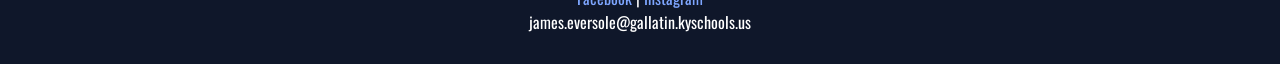
<file: schedule.html>
<!DOCTYPE html>
<html lang="en">
<head>
    <meta charset="UTF-8">
    <meta name="viewport" content="width=device-width, initial-scale=1.0">

    <title>GCHS Winterguard</title>

    <!-- Google Fonts -->
    <link rel="preconnect" href="https://fonts.googleapis.com">
    <link rel="preconnect" href="https://fonts.gstatic.com" crossorigin>
    <link href="https://fonts.googleapis.com/css2?family=Bebas+Neue&family=Oswald:wght@400;500;600;700&display=swap" rel="stylesheet">

    <!-- Favicon -->
    <link rel="icon" type="image/x-icon" href="/favicon.ico">

    <!-- Stylesheet -->
    <link rel="stylesheet" href="style.css">
</head>

<body>

<nav>

    <a href="index.html">
        <img src="images/logo.png"
             alt="GCHS Winterguard Logo"
             class="logo">
    </a>

    <button class="menu-toggle" onclick="toggleMenu()">
        ☰
    </button>

    <div class="nav-links" id="navLinks">

        <a href="index.html" onclick="toggleMenu()">Home</a>
        <a href="about.html" onclick="toggleMenu()">About</a>
        <a href="staff.html" onclick="toggleMenu()">Staff</a>
        <a href="schedule.html" onclick="toggleMenu()">Schedule</a>
        <a href="fundraisers.html" onclick="toggleMenu()">Fundraisers</a>
        <a href="forms.html" onclick="toggleMenu()">Forms</a>
        <a href="social.html" onclick="toggleMenu()">Social Media</a>
        <a href="equipment.html" onclick="toggleMenu()">Equipment Store</a>

    </div>

</nav>

<section class="page-header">
    <h1>Schedule</h1>
    <p>Rehearsals, Competitions, and Events</p>
</section>

<section class="fundraiser-card">

    <h2>📅 Stay Connected with BAND</h2>

    <p>
        The GCHS Winterguard schedule is maintained through BAND.
        Members and families should check BAND regularly for the
        latest rehearsal schedules, competition information,
        announcements, and event updates.
    </p>

    <br>

    <a class="btn"
       href="https://band.us/n/acacb5U6WdXeu"
       target="_blank">
       Join Our BAND Group
    </a>

</section>

<section class="coming-soon">

    <h2>Important Information</h2>

    <p>
        Schedule changes, competition details, and important
        announcements will be posted in BAND throughout the season.
    </p>

</section>
</section>
    
<section class="quick-links">

    <div class="card">
    <h3>📅 Schedule</h3>

    <p>
        View rehearsals, performances, and competitions.
    </p>

    <p style="margin-top:15px;">
        <a class="btn" href="schedule.html">Schedule</a>
    </p>
</div>


    <div class="card">
    <h3>📋 Forms</h3>

    <p>
        Complete registration and required participation paperwork.
    </p>

    <p style="margin-top:15px;">
        <a class="btn" href="forms.html">Forms</a>
    </p>
</div>

    <div class="card">
    <h3>🛒 Equipment Store</h3>

    <p>
        Purchase equipment and team merchandise.
    </p>

    <p style="margin-top:15px;">
        <a class="btn" href="equipment.html">Store</a>
    </p>
</div>

    <div class="card">
    <h3>📱 Social Media</h3>

    <p>
        Stay connected and follow our season.
    </p>

    <p style="margin-top:15px;">
        <a class="btn" href="social.html">Follow Us</a>
    </p>
</div>

</section>

<section class="staff-preview">
    <h2>Meet Our Staff</h2>

    <div class="staff-grid">
        <div class="staff-card">Director</div>
        <div class="staff-card">Volunteer Coach</div>
        <div class="staff-card">Choreographer</div>
        <div class="staff-card">Technicians</div>
    </div>
</section>

<footer>
    <p>Gallatin County High School Winterguard</p>
    <p>
        <a href="https://facebook.com/gcguard" target="_blank">Facebook</a> |
        <a href="https://instagram.com/gallatincountywinterguard" target="_blank">Instagram</a>
    </p>
    <p>james.eversole@gallatin.kyschools.us</p>
</footer>

<script>

function toggleMenu() {

    const menu = document.getElementById("navLinks");
    const button = document.querySelector(".menu-toggle");

    menu.classList.toggle("show");

    if(menu.classList.contains("show")){
        button.innerHTML = "✕";
    } else {
        button.innerHTML = "☰";
    }

}

function closeMenu() {

    const menu = document.getElementById("navLinks");
    const button = document.querySelector(".menu-toggle");

    menu.classList.remove("show");
    button.innerHTML = "☰";

}

</script>
</body>
</html>
</file>
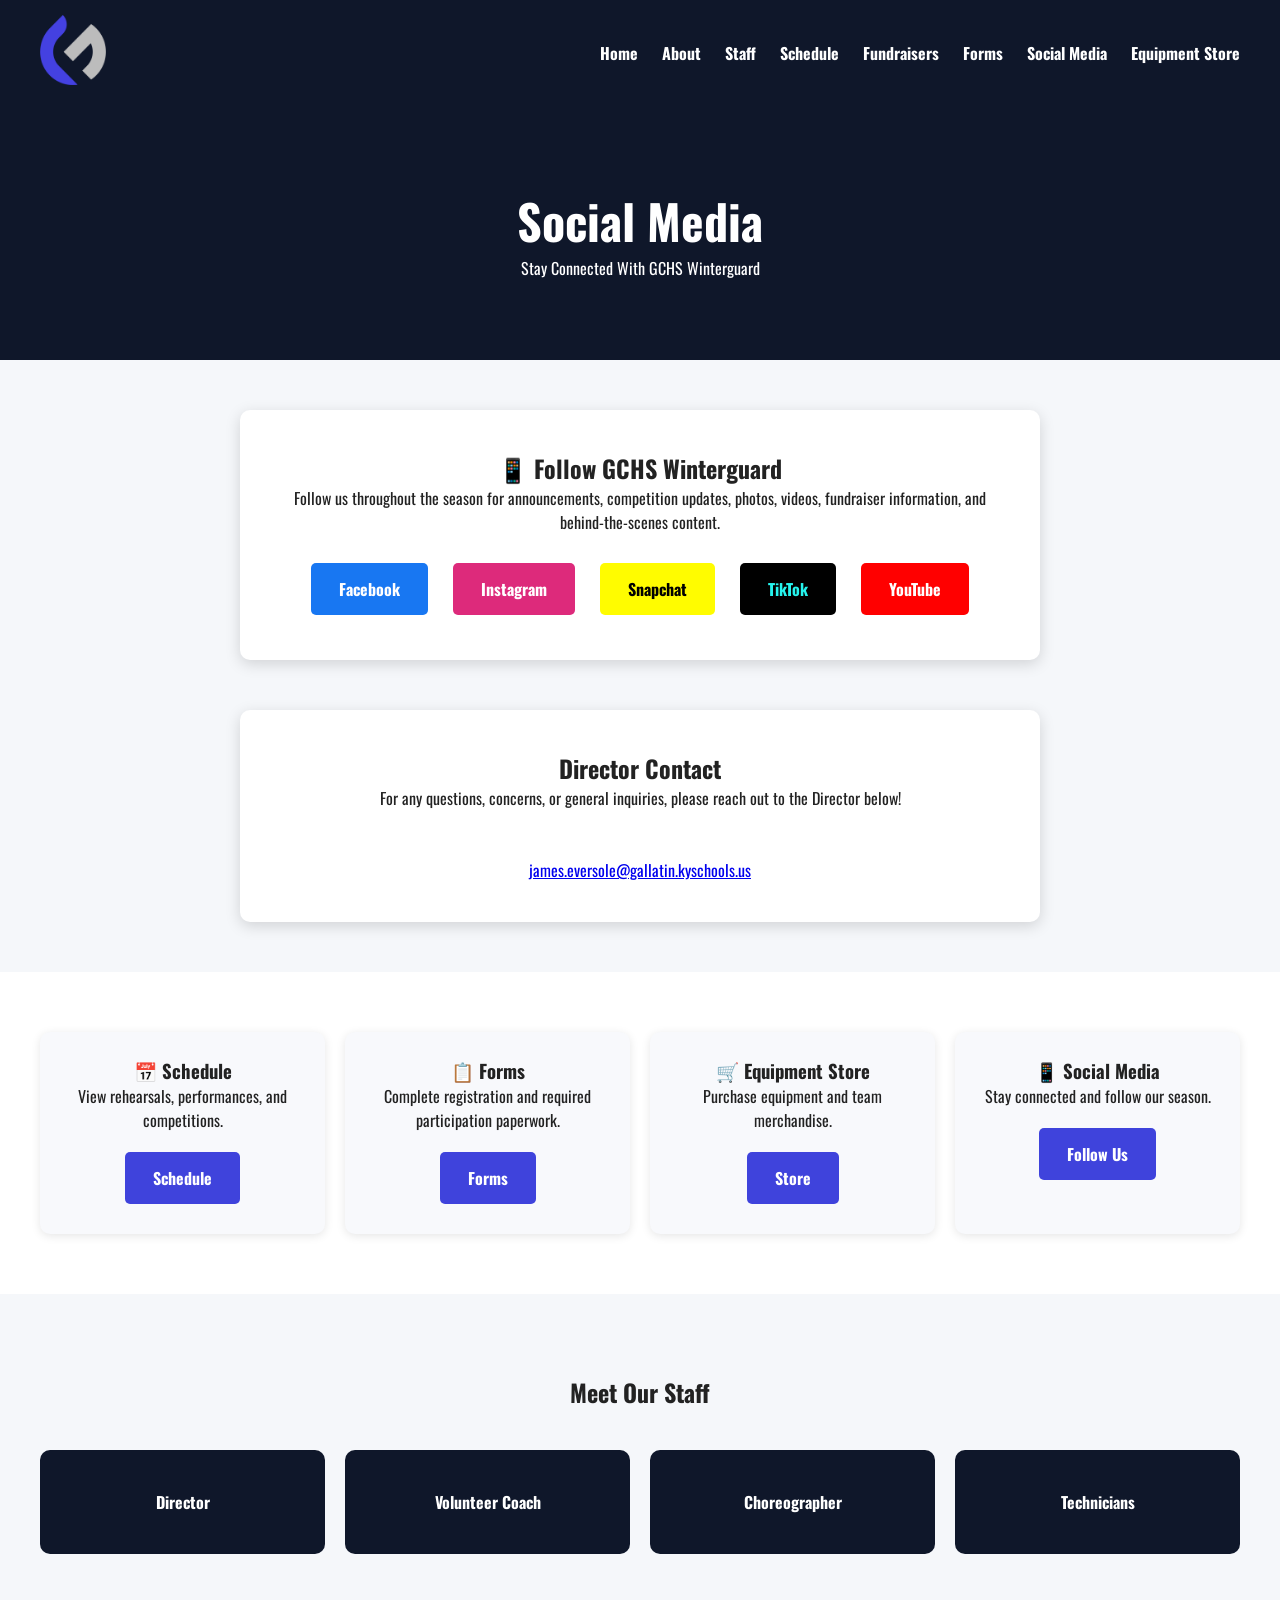
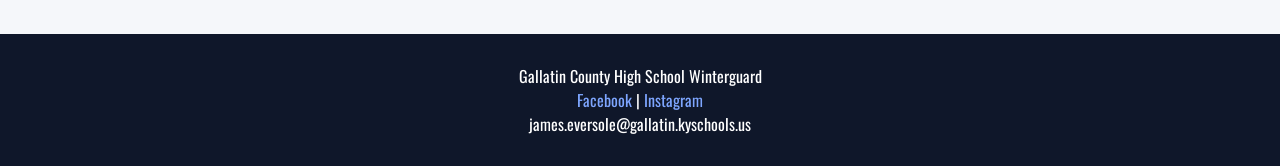
<file: social.html>
<!DOCTYPE html>
<html lang="en">
<head>
    <meta charset="UTF-8">
    <meta name="viewport" content="width=device-width, initial-scale=1.0">

    <title>GCHS Winterguard</title>

    <!-- Google Fonts -->
    <link rel="preconnect" href="https://fonts.googleapis.com">
    <link rel="preconnect" href="https://fonts.gstatic.com" crossorigin>
    <link href="https://fonts.googleapis.com/css2?family=Bebas+Neue&family=Oswald:wght@400;500;600;700&display=swap" rel="stylesheet">

    <!-- Favicon -->
    <link rel="icon" type="image/x-icon" href="/favicon.ico">

    <!-- Stylesheet -->
    <link rel="stylesheet" href="style.css">
</head>
<body>

<nav>

    <a href="index.html">
        <img src="images/logo.png"
             alt="GCHS Winterguard Logo"
             class="logo">
    </a>

    <button class="menu-toggle" onclick="toggleMenu()">
        ☰
    </button>

    <div class="nav-links" id="navLinks">

        <a href="index.html" onclick="toggleMenu()">Home</a>
        <a href="about.html" onclick="toggleMenu()">About</a>
        <a href="staff.html" onclick="toggleMenu()">Staff</a>
        <a href="schedule.html" onclick="toggleMenu()">Schedule</a>
        <a href="fundraisers.html" onclick="toggleMenu()">Fundraisers</a>
        <a href="forms.html" onclick="toggleMenu()">Forms</a>
        <a href="social.html" onclick="toggleMenu()">Social Media</a>
        <a href="equipment.html" onclick="toggleMenu()">Equipment Store</a>

    </div>

</nav>

<section class="page-header">
    <h1>Social Media</h1>
    <p>Stay Connected With GCHS Winterguard</p>
</section>

<section class="content-card">

    <h2>📱 Follow GCHS Winterguard</h2>

    <p>
        Follow us throughout the season for announcements,
        competition updates, photos, videos, fundraiser information,
        and behind-the-scenes content.
    </p>

    <br>

    <div class="social-buttons">

        <a class="btn1"
           href="https://facebook.com/gcguard"
           target="_blank">
           Facebook
        </a>

        <a class="btn2"
           href="https://instagram.com/gallatincountywinterguard"
           target="_blank">
           Instagram
        </a>

        <a class="btn3"
           href="https://www.snapchat.com/add/gchswinterguard"
           target="_blank">
           Snapchat
        </a>

        <a class="btn4"
           href="https://www.tiktok.com/@gchswinterguard"
           target="_blank">
           TikTok
        </a>

        <a class="btn5"
           href="https://www.youtube.com/@GCHSWG"
           target="_blank">
           YouTube
        </a>

    </div>

</section>

<section class="content-card">

    <h2>Director Contact</h2>

    <p>
        For any questions, concerns, or general inquiries, please reach out to the Director below!
    </p>

    <p>
       
        <br><br>
        <strong><a href="mailto:"james.eversole@gallatin.kyschools.us"></strong>
                    james.eversole@gallatin.kyschools.us
                    </a>
    </p>

</section>

<section class="quick-links">

    <div class="card">
    <h3>📅 Schedule</h3>

    <p>
        View rehearsals, performances, and competitions.
    </p>

    <p style="margin-top:15px;">
        <a class="btn" href="schedule.html">Schedule</a>
    </p>
</div>


    <div class="card">
    <h3>📋 Forms</h3>

    <p>
        Complete registration and required participation paperwork.
    </p>

    <p style="margin-top:15px;">
        <a class="btn" href="forms.html">Forms</a>
    </p>
</div>

    <div class="card">
    <h3>🛒 Equipment Store</h3>

    <p>
        Purchase equipment and team merchandise.
    </p>

    <p style="margin-top:15px;">
        <a class="btn" href="equipment.html">Store</a>
    </p>
</div>

    <div class="card">
    <h3>📱 Social Media</h3>

    <p>
        Stay connected and follow our season.
    </p>

    <p style="margin-top:15px;">
        <a class="btn" href="social.html">Follow Us</a>
    </p>
</div>

</section>

<section class="staff-preview">
    <h2>Meet Our Staff</h2>

    <div class="staff-grid">
        <div class="staff-card">Director</div>
        <div class="staff-card">Volunteer Coach</div>
        <div class="staff-card">Choreographer</div>
        <div class="staff-card">Technicians</div>
    </div>
</section>

<footer>
    <p>Gallatin County High School Winterguard</p>
    <p>
        <a href="https://facebook.com/gcguard" target="_blank">Facebook</a> |
        <a href="https://instagram.com/gallatincountywinterguard" target="_blank">Instagram</a>
    </p>
    <p>james.eversole@gallatin.kyschools.us</p>
</footer>

<script>

function toggleMenu() {

    const menu = document.getElementById("navLinks");
    const button = document.querySelector(".menu-toggle");

    menu.classList.toggle("show");

    if(menu.classList.contains("show")){
        button.innerHTML = "✕";
    } else {
        button.innerHTML = "☰";
    }

}

function closeMenu() {

    const menu = document.getElementById("navLinks");
    const button = document.querySelector(".menu-toggle");

    menu.classList.remove("show");
    button.innerHTML = "☰";

}

</script>
</body>
</html>
</file>
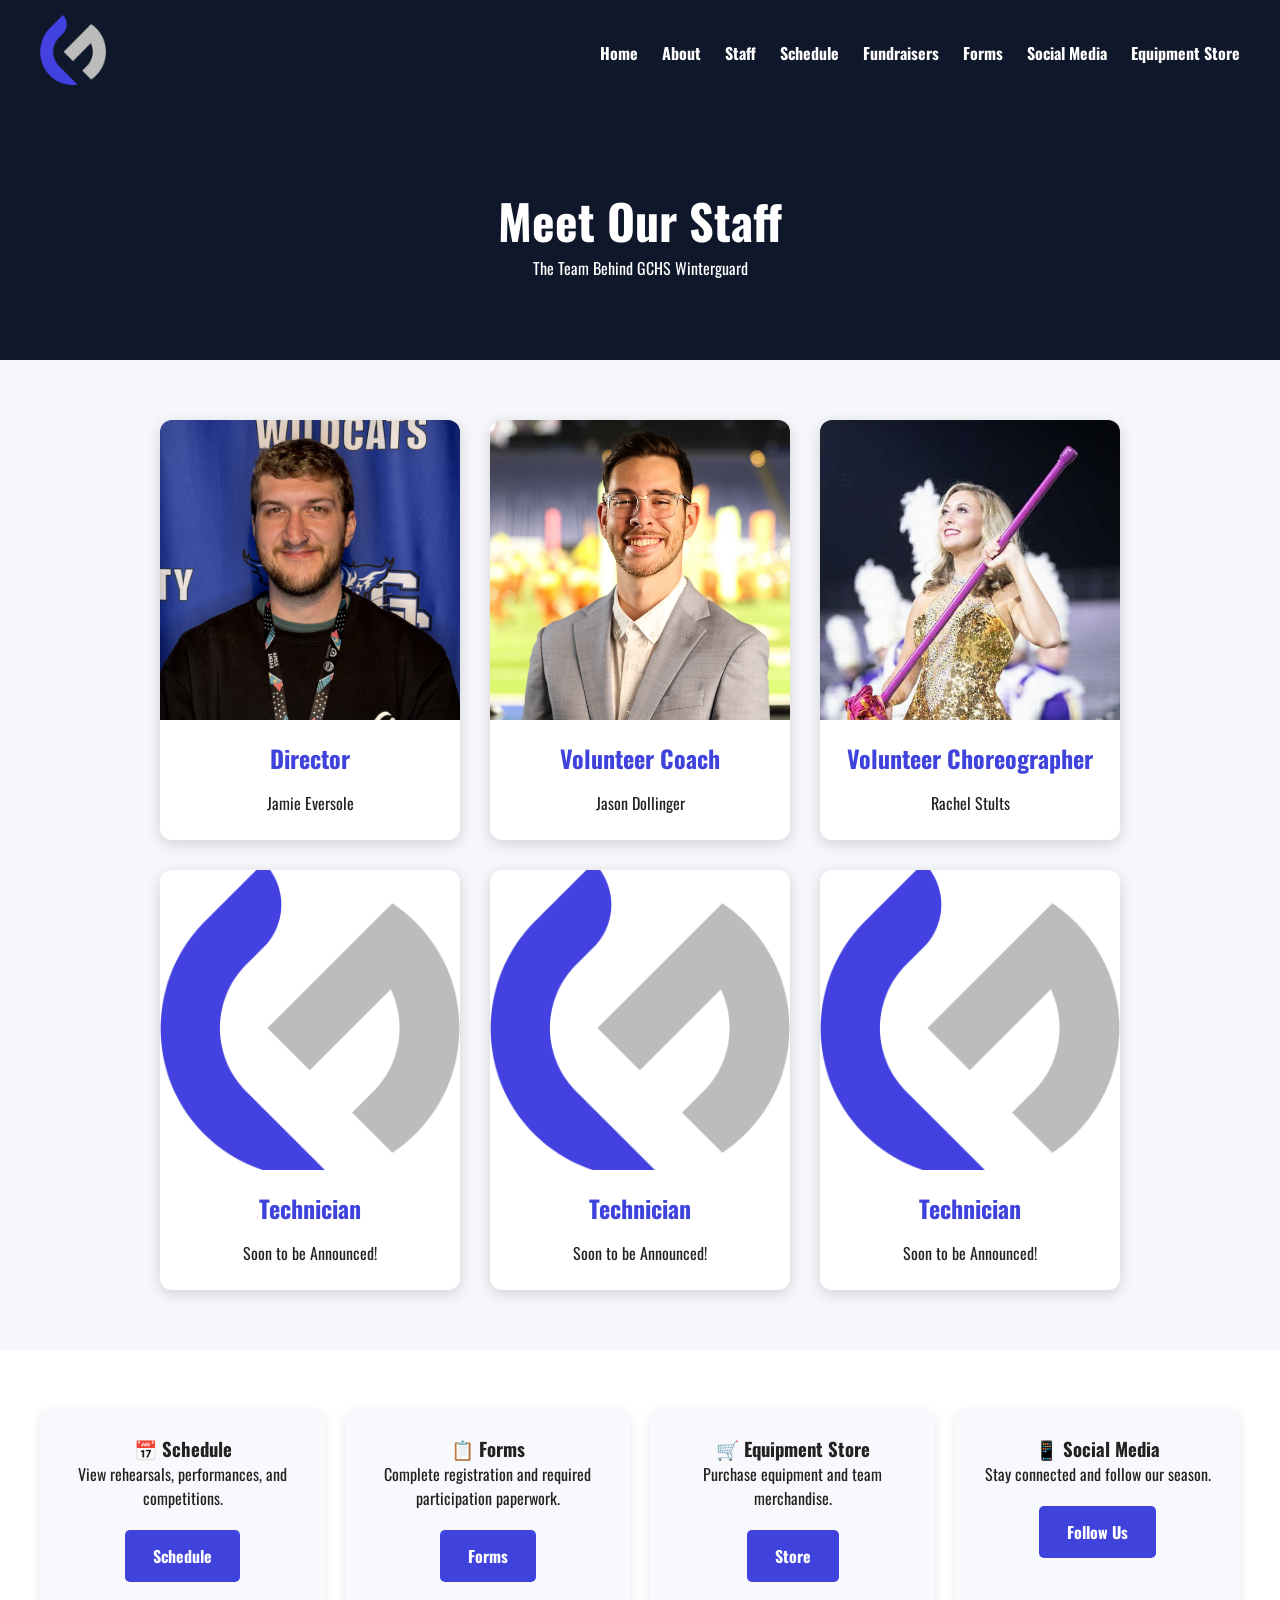
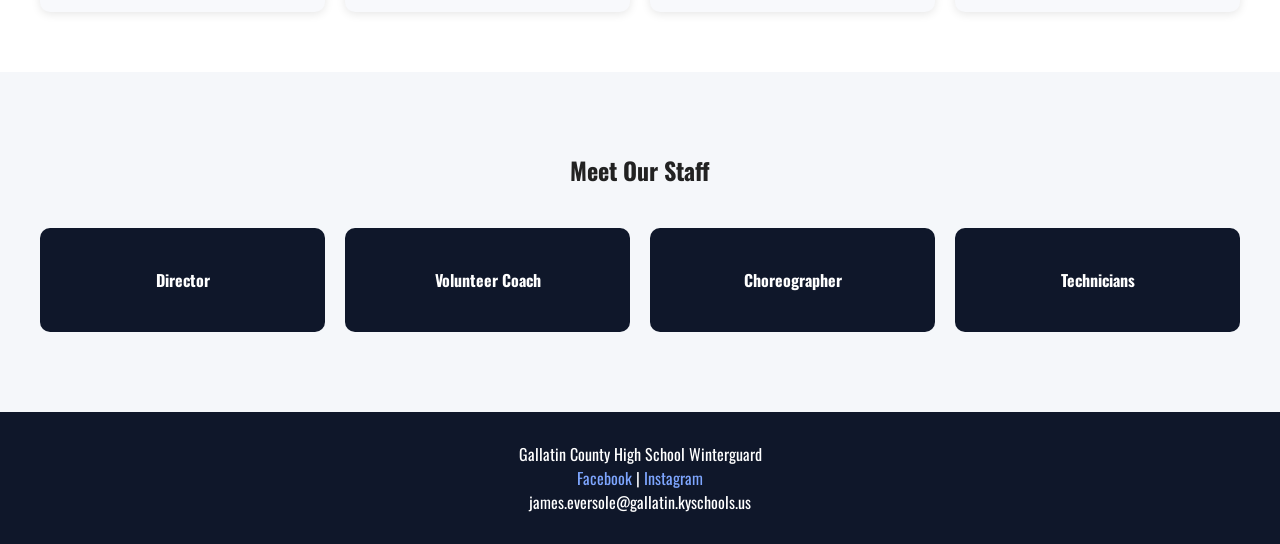
<file: staff.html>
<!DOCTYPE html>
<html lang="en">
<head>
    <meta charset="UTF-8">
    <meta name="viewport" content="width=device-width, initial-scale=1.0">

    <title>GCHS Winterguard</title>

    <!-- Google Fonts -->
    <link rel="preconnect" href="https://fonts.googleapis.com">
    <link rel="preconnect" href="https://fonts.gstatic.com" crossorigin>
    <link href="https://fonts.googleapis.com/css2?family=Bebas+Neue&family=Oswald:wght@400;500;600;700&display=swap" rel="stylesheet">

    <!-- Favicon -->
    <link rel="icon" type="image/x-icon" href="/favicon.ico">

    <!-- Stylesheet -->
    <link rel="stylesheet" href="style.css">
</head>

<body>

<nav>

    <a href="index.html">
        <img src="images/logo.png"
             alt="GCHS Winterguard Logo"
             class="logo">
    </a>

    <button class="menu-toggle" onclick="toggleMenu()">
        ☰
    </button>

    <div class="nav-links" id="navLinks">

        <a href="index.html" onclick="toggleMenu()">Home</a>
        <a href="about.html" onclick="toggleMenu()">About</a>
        <a href="staff.html" onclick="toggleMenu()">Staff</a>
        <a href="schedule.html" onclick="toggleMenu()">Schedule</a>
        <a href="fundraisers.html" onclick="toggleMenu()">Fundraisers</a>
        <a href="forms.html" onclick="toggleMenu()">Forms</a>
        <a href="social.html" onclick="toggleMenu()">Social Media</a>
        <a href="equipment.html" onclick="toggleMenu()">Equipment Store</a>

    </div>

</nav>

<section class="page-header">
    <h1>Meet Our Staff</h1>
    <p>The Team Behind GCHS Winterguard</p>
</section>

<section class="staff-gallery">

    <div class="staff-profile">
        <img src="images/director.jpeg" alt="Director">
        <h2>Director</h2>
        <p>Jamie Eversole</p>
    </div>

    <div class="staff-profile">
        <img src="images/vcoach.JPG" alt="Volunteer Coach">
        <h2>Volunteer Coach</h2>
        <p>Jason Dollinger</p>
    </div>

    <div class="staff-profile">
        <img src="images/choreographer.JPG" alt="Volunteer Choreographer">
        <h2>Volunteer Choreographer</h2>
        <p>Rachel Stults</p>
    </div>

    <div class="staff-profile">
        <img src="images/tech1.png" alt="Technician">
        <h2>Technician</h2>
        <p>Soon to be Announced!</p>
    </div>

    <div class="staff-profile">
        <img src="images/tech2.png" alt="Technician">
        <h2>Technician</h2>
        <p>Soon to be Announced!</p>
    </div>

    <div class="staff-profile">
        <img src="images/tech3.png" alt="Technician">
        <h2>Technician</h2>
        <p>Soon to be Announced!</p>
    </div>

</section>

<section class="quick-links">

    <div class="card">
    <h3>📅 Schedule</h3>

    <p>
        View rehearsals, performances, and competitions.
    </p>

    <p style="margin-top:15px;">
        <a class="btn" href="schedule.html">Schedule</a>
    </p>
</div>


    <div class="card">
    <h3>📋 Forms</h3>

    <p>
        Complete registration and required participation paperwork.
    </p>

    <p style="margin-top:15px;">
        <a class="btn" href="forms.html">Forms</a>
    </p>
</div>

    <div class="card">
    <h3>🛒 Equipment Store</h3>

    <p>
        Purchase equipment and team merchandise.
    </p>

    <p style="margin-top:15px;">
        <a class="btn" href="equipment.html">Store</a>
    </p>
</div>

    <div class="card">
    <h3>📱 Social Media</h3>

    <p>
        Stay connected and follow our season.
    </p>

    <p style="margin-top:15px;">
        <a class="btn" href="social.html">Follow Us</a>
    </p>
</div>

</section>
<section class="staff-preview">
    <h2>Meet Our Staff</h2>

    <div class="staff-grid">
        <div class="staff-card">Director</div>
        <div class="staff-card">Volunteer Coach</div>
        <div class="staff-card">Choreographer</div>
        <div class="staff-card">Technicians</div>
    </div>
</section>

<footer>
    <p>Gallatin County High School Winterguard</p>
    <p>
        <a href="https://facebook.com/gcguard" target="_blank">Facebook</a> |
        <a href="https://instagram.com/gallatincountywinterguard" target="_blank">Instagram</a>
    </p>
    <p>james.eversole@gallatin.kyschools.us</p>
</footer>

<script>

function toggleMenu() {

    const menu = document.getElementById("navLinks");
    const button = document.querySelector(".menu-toggle");

    menu.classList.toggle("show");

    if(menu.classList.contains("show")){
        button.innerHTML = "✕";
    } else {
        button.innerHTML = "☰";
    }

}

function closeMenu() {

    const menu = document.getElementById("navLinks");
    const button = document.querySelector(".menu-toggle");

    menu.classList.remove("show");
    button.innerHTML = "☰";

}

</script>
</body>
</html>
</file>
<file: style.css>
*{
    margin:0;
    padding:0;
    box-sizing:border-box;
}

body{
    font-family:'Oswald', sans-serif;
    background:#f5f7fa;
    color:#222;
}

nav{
    background:#0f172a;
    display:flex;
    justify-content:space-between;
    align-items:center;
    padding:15px 40px;
}

.logo{
    height:70px;
}

.nav-links a{
    color:white;
    text-decoration:none;
    margin-left:20px;
    font-weight:bold;
}

.hero{
    height:85vh;
    background:
    linear-gradient(rgba(0,0,0,.65), rgba(0,0,0,.65)),
    url("images/team-photo.png");

    background-size:cover;
    background-position:center;
    display:flex;
    justify-content:center;
    align-items:center;
    text-align:center;
}

.hero-content{
    color:white;
}

.hero-content h1{
    font-family:'Bebas Neue', sans-serif;
    font-size:4rem;
    letter-spacing:4px;
}

.hero-content h2{
    font-family:'Bebas Neue', sans-serif;
    font-size:3rem;
    letter-spacing:4px;
}

.hero-content p{
    margin-top:15px;
    font-size:1.4rem;
}

.hero-buttons{
    margin-top:30px;
}

.btn{
    display:inline-block;
    padding:14px 28px;
    background:#3f43dc;
    color:white;
    text-decoration:none;
    border-radius:5px;
    margin:5px;
    font-weight:bold;
}

.btn:hover{
    background:#2f33b4;
}

.mission{
    max-width:1000px;
    margin:auto;
    padding:80px 20px;
}

.mission h2{
    color:#3f43dc;
    margin-bottom:20px;
        text-align:center;
}

.mission p{
    line-height:1.8;
    margin-bottom:15px;
        text-align:center;
}

.quick-links{
    display:grid;
    grid-template-columns:repeat(auto-fit,minmax(250px,1fr));
    gap:20px;
    padding:60px 40px;
    background:white;
}

.card{
    background:#f8f9fc;
    padding:25px;
    border-radius:10px;
    box-shadow:0 2px 10px rgba(0,0,0,.1);

    text-align:center;
}

.staff-preview{
    padding:80px 40px;
    text-align:center;
}

.staff-preview h2{
    margin-bottom:40px;
}

.staff-grid{
    display:grid;
    grid-template-columns:repeat(auto-fit,minmax(200px,1fr));
    gap:20px;
}

.staff-card{
    background:#0f172a;
    color:white;
    padding:40px;
    border-radius:10px;
    font-weight:bold;
}

footer{
    background:#0f172a;
    color:white;
    text-align:center;
    padding:30px;
}

footer a{
    color:#7ea6ff;
    text-decoration:none;
}

.page-header{
    background:#0f172a;
    color:white;
    text-align:center;
    padding:80px 20px;
}

.page-header h1{
    font-size:3rem;
}

.fundraiser-card{
    max-width:800px;
    margin:50px auto;
    background:white;
    padding:40px;
    text-align:center;
    border-radius:10px;
    box-shadow:0 4px 15px rgba(0,0,0,.15);
}
.staff-gallery{
    max-width:1200px;
    margin:60px auto;
    padding:0 30px;

    display:flex;
    flex-wrap:wrap;
    justify-content:center;
    gap:30px;
}

.staff-profile{
    background:white;
    border-radius:12px;
    overflow:hidden;

    box-shadow:0 4px 15px rgba(0,0,0,.15);

    text-align:center;

    transition:transform .2s ease;
}

.staff-profile:hover{
    transform:translateY(-5px);
}

.staff-profile img{
    width:100%;
    height:300px;
    object-fit:cover;
}

.staff-profile h2{
    color:#3f43dc;
    padding-top:15px;
}

.staff-profile p{
    padding:15px 15px 25px;
}
.coming-soon{
    padding:50px;
    text-align:center;
}
.staff-profile{
    width:300px;

    background:white;
    border-radius:12px;
    overflow:hidden;

    box-shadow:0 4px 15px rgba(0,0,0,.15);

    text-align:center;

    transition:transform .2s ease;
}
.social-buttons{
    display:flex;
    flex-wrap:wrap;
    justify-content:center;
    gap:15px;
}
.content-card{
    max-width:800px;
    margin:50px auto;
    background:white;
    padding:40px;
    text-align:center;
    border-radius:10px;
    box-shadow:0 4px 15px rgba(0,0,0,.15);
}
.category-title{
    text-align:center;
    margin:60px 0 20px;
    color:#3f43dc;
    font-size:2rem;
    font-weight:bold;
}
.equipment-grid{
    max-width:1200px;
    margin:30px auto 60px;
    padding:0 20px;

    display:grid;
    grid-template-columns:repeat(auto-fit,minmax(280px,1fr));
    gap:25px;
}

.product-card{
    background:white;
    border-radius:12px;
    overflow:hidden;
    text-align:center;
    box-shadow:0 4px 15px rgba(0,0,0,.15);
}

.product-card img{
    width:100%;
    height:250px;
    object-fit:contain;
    object-position:center;
    padding:15px;
    background:white;
}

.product-card h2{
    color:#3f43dc;
    padding-top:20px;
}

.product-card p{
    padding:10px 20px;
}

.product-card .btn{
    margin-bottom:25px;
}

.btn1{
    display:inline-block;
    padding:14px 28px;
    background:#1877F2;
    color:white;
    text-decoration:none;
    border-radius:5px;
    margin:5px;
    font-weight:bold;
}
.btn2{
    display:inline-block;
    padding:14px 28px;
    background:#DD2A7B;
    color:white;
    text-decoration:none;
    border-radius:5px;
    margin:5px;
    font-weight:bold;
}
.btn3{
    display:inline-block;
    padding:14px 28px;
    background:#FFFC00;
    color:black;
    text-decoration:none;
    border-radius:5px;
    margin:5px;
    font-weight:bold;
}
.btn4{
    display:inline-block;
    padding:14px 28px;
    background:#000000;
    color:#25F4EE;
    text-decoration:none;
    border-radius:5px;
    margin:5px;
    font-weight:bold;
}
.btn5{
    display:inline-block;
    padding:14px 28px;
    background:#FF0000;
    color:white;
    text-decoration:none;
    border-radius:5px;
    margin:5px;
    font-weight:bold;
}

.menu-toggle{
    display:none;
}

/* =========================
   MOBILE NAVIGATION
   ========================= */

@media screen and (max-width:768px){

    .menu-toggle{
        display:block !important;
        font-size:2rem;
        background:none;
        border:none;
        color:white;
    }

    .nav-links{
        display:none !important;
    }

    .nav-links.show{
        display:flex !important;
        flex-direction:column;
    }

}

/* =========================
   MOBILE DEVICES
   ========================= */

@media screen and (max-width:768px){

    /* Navigation */

    nav{
        flex-direction:row;
        justify-content:space-between;
        align-items:center;
        padding:15px;
        position:relative;
    }

    .logo{
        height:60px;
    }

.menu-toggle{
    display:block;
    background:none;
    border:none;
    color:white;
    font-size:2rem;
    cursor:pointer;
    width:40px;
    height:40px;
}

    .nav-links{
        display:none;

        position:absolute;
        top:100%;
        left:0;

        width:100%;

        background:#0f172a;

        flex-direction:column;
        align-items:center;

        padding:15px 0;

        z-index:999;

        transition:all .3s ease;
    }

    .nav-links.show{
        display:flex !important;
    }

    .nav-links a{
        margin:8px 0;
        font-size:1rem;
        color:white;
        text-decoration:none;
    }

    /* Hero Section */

    .hero{
        height:85vh;
        min-height:700px;
        padding:20px;

        background-size:cover;
        background-position:center top;
    }

    .hero-content{
        max-width:90%;
        margin:auto;
    }

    .hero-content h1{
        font-size:3rem;
        letter-spacing:2px;
        margin-bottom:5px;
        line-height:1;
    }

    .hero-content h2{
        font-size:1.8rem;
        letter-spacing:2px;
        margin-bottom:15px;
        line-height:1;
    }

    .hero-content p{
        font-size:0.95rem;
    }

    .hero-buttons{
        display:flex;
        flex-direction:column;
        align-items:center;
        gap:10px;
        margin-top:20px;
    }

    .btn{
        width:220px;
        text-align:center;
    }

    /* Homepage Cards */

    .quick-links{
        grid-template-columns:1fr;
        padding:30px 15px;
    }

    .card{
        text-align:center;
    }

    /* Staff */

    .staff-gallery{
        justify-content:center;
        padding:0 15px;
    }

    .staff-profile{
        width:100%;
        max-width:320px;
    }

    /* Equipment Store */

    .equipment-grid{
        grid-template-columns:1fr;
        padding:0 15px;
    }

    .product-card{
        width:100%;
    }

    /* Content Cards */

    .content-card{
        margin:20px 15px;
        padding:25px;
    }

    .page-header h1{
        font-size:2rem;
    }

    /* Social Icons */

    .social-buttons{
        display:flex;
        flex-wrap:wrap;
        justify-content:center;
        gap:15px;
    }

}
</file>
